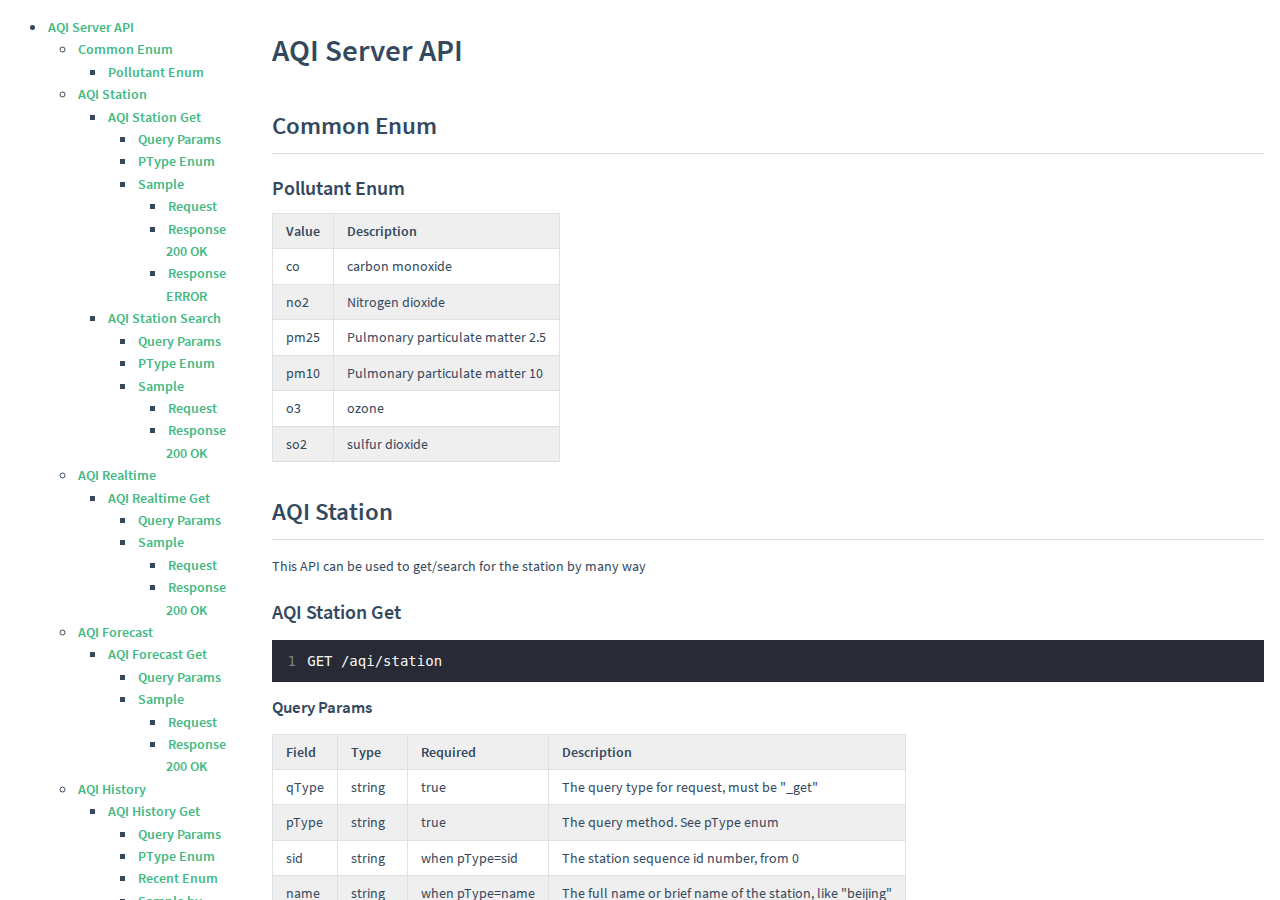
<file: assets/index.html>
<!DOCTYPE html>
<html lang="en">
<head>
    <meta charset="UTF-8">
    <meta name="viewport" content="width=device-width, initial-scale=1.0">
    <meta http-equiv="X-UA-Compatible" content="ie=edge">
    <title>Document</title>
    <link href="static/vue.css" rel="stylesheet">
</head>
<body>
<div style="float: left;width:20%;height:100vh;box-sizing: border-box;padding: 16px;overflow: scroll">
    <div><ul>
<li>
<a href="#aqi-server-api">AQI Server API</a><ul>
<li>
<a href="#common-enum">Common Enum</a><ul>
<li>
<a href="#pollutant-enum">Pollutant Enum</a></li>
</ul>
</li>
<li>
<a href="#aqi-station">AQI Station</a><ul>
<li>
<a href="#aqi-station-get">AQI Station Get</a><ul>
<li>
<a href="#query-params">Query Params</a></li>
<li>
<a href="#ptype-enum">PType Enum</a></li>
<li>
<a href="#sample">Sample</a><ul>
<li>
<a href="#request">Request</a></li>
<li>
<a href="#response-200-font-color2f5okfont">Response 200 OK</a></li>
<li>
<a href="#response-font-colorf22errorfont">Response ERROR</a></li>
</ul>
</li>
</ul>
</li>
<li>
<a href="#aqi-station-search">AQI Station Search</a><ul>
<li>
<a href="#query-params-1">Query Params</a></li>
<li>
<a href="#ptype-enum-1">PType Enum</a></li>
<li>
<a href="#sample-1">Sample</a><ul>
<li>
<a href="#request-1">Request</a></li>
<li>
<a href="#response-200-font-color2f5okfont-1">Response 200 OK</a></li>
</ul>
</li>
</ul>
</li>
</ul>
</li>
<li>
<a href="#aqi-realtime">AQI Realtime</a><ul>
<li>
<a href="#aqi-realtime-get">AQI Realtime Get</a><ul>
<li>
<a href="#query-params-2">Query Params</a></li>
<li>
<a href="#sample-2">Sample</a><ul>
<li>
<a href="#request-2">Request</a></li>
<li>
<a href="#response-200-font-color2f5okfont-2">Response 200 OK</a></li>
</ul>
</li>
</ul>
</li>
</ul>
</li>
<li>
<a href="#aqi-forecast">AQI Forecast</a><ul>
<li>
<a href="#aqi-forecast-get">AQI Forecast Get</a><ul>
<li>
<a href="#query-params-3">Query Params</a></li>
<li>
<a href="#sample-3">Sample</a><ul>
<li>
<a href="#request-3">Request</a></li>
<li>
<a href="#response-200-font-color2f5okfont-3">Response 200 OK</a></li>
</ul>
</li>
</ul>
</li>
</ul>
</li>
<li>
<a href="#aqi-history">AQI History</a><ul>
<li>
<a href="#aqi-history-get">AQI History Get</a><ul>
<li>
<a href="#query-params-4">Query Params</a></li>
<li>
<a href="#ptype-enum-2">PType Enum</a></li>
<li>
<a href="#recent-enum">Recent Enum</a></li>
<li>
<a href="#sample-by-range">Sample by Range</a><ul>
<li>
<a href="#request-4">Request</a></li>
<li>
<a href="#response-200-font-color2f5okfont-4">Response 200 OK</a></li>
</ul>
</li>
<li>
<a href="#sample-by-recent">Sample by Recent</a><ul>
<li>
<a href="#request-5">Request</a></li>
<li>
<a href="#response-200-font-color2f5okfont-5">Response 200 OK</a></li>
</ul>
</li>
</ul>
</li>
</ul>
</li>
<li>
<a href="#aqi-logo">AQI Logo</a><ul>
<li>
<a href="#aqi-station-logo-get">AQI Station Logo Get</a><ul>
<li>
<a href="#path-params">Path Params</a></li>
<li>
<a href="#sample-4">Sample</a><ul>
<li>
<a href="#request-6">Request</a></li>
</ul>
</li>
</ul>
</li>
</ul>
</li>
</ul>
</li>
</ul>
</div>
</div>
<div style="float: right;width:80%;height:100vh;box-sizing: border-box;padding: 16px;overflow: scroll;">
    <div><h1 id="aqi-server-api">AQI Server API</h1>
<h2 id="common-enum">Common Enum</h2>
<h3 id="pollutant-enum">Pollutant Enum</h3>
<table>
<thead>
<tr>
<th>Value</th>
<th>Description</th>
</tr>
</thead>
<tbody>
<tr>
<td>co</td>
<td>carbon monoxide</td>
</tr>
<tr>
<td>no2</td>
<td>Nitrogen dioxide</td>
</tr>
<tr>
<td>pm25</td>
<td>Pulmonary particulate matter 2.5</td>
</tr>
<tr>
<td>pm10</td>
<td>Pulmonary particulate matter 10</td>
</tr>
<tr>
<td>o3</td>
<td>ozone</td>
</tr>
<tr>
<td>so2</td>
<td>sulfur dioxide</td>
</tr>
</tbody>
</table>
<h2 id="aqi-station">AQI Station</h2>
<p>This API can be used to get/search for the station by many way</p>
<h3 id="aqi-station-get">AQI Station Get</h3>
<pre tabindex="0" style="color:#f8f8f2;background-color:#282a36;"><code><span style="display:flex;"><span style="white-space:pre;user-select:none;margin-right:0.4em;padding:0 0.4em 0 0.4em;color:#7f7f7f">1</span><span>GET /aqi/station
</span></span></code></pre><h4 id="query-params">Query Params</h4>
<table>
<thead>
<tr>
<th>Field</th>
<th>Type</th>
<th>Required</th>
<th align="left">Description</th>
</tr>
</thead>
<tbody>
<tr>
<td>qType</td>
<td>string</td>
<td>true</td>
<td align="left">The query type for request, must be &quot;_get&quot;</td>
</tr>
<tr>
<td>pType</td>
<td>string</td>
<td>true</td>
<td align="left">The query method. See pType enum</td>
</tr>
<tr>
<td>sid</td>
<td>string</td>
<td>when pType=sid</td>
<td align="left">The station sequence id number, from 0</td>
</tr>
<tr>
<td>name</td>
<td>string</td>
<td>when pType=name</td>
<td align="left">The full name or brief name of the station, like &quot;beijing&quot;</td>
</tr>
<tr>
<td>city</td>
<td>string</td>
<td>when pType=city</td>
<td align="left">The full name or brief name of a city, like &quot;beijing&quot;</td>
</tr>
<tr>
<td>ip</td>
<td>string</td>
<td>when pType=ip</td>
<td align="left">Can be ipv4/ipv6 like 192.168.1.1 or ipv6 address</td>
</tr>
<tr>
<td>lon</td>
<td>double</td>
<td>when pType=loc</td>
<td align="left">longitude, between -180 to 180 degree</td>
</tr>
<tr>
<td>lat</td>
<td>double</td>
<td>when pType=loc</td>
<td align="left">latitude, between -90 to 90 degree</td>
</tr>
</tbody>
</table>
<h4 id="ptype-enum">PType Enum</h4>
<table>
<thead>
<tr>
<th>Value</th>
<th>Description</th>
</tr>
</thead>
<tbody>
<tr>
<td>sid</td>
<td>station unique identify</td>
</tr>
<tr>
<td>name</td>
<td>station name</td>
</tr>
<tr>
<td>city</td>
<td>the city where station locate at</td>
</tr>
<tr>
<td>ip</td>
<td>get station by ip  address</td>
</tr>
<tr>
<td>loc</td>
<td>get station by longitude/latitude location</td>
</tr>
</tbody>
</table>
<h4 id="sample">Sample</h4>
<h5 id="request">Request</h5>
<pre tabindex="0" style="color:#f8f8f2;background-color:#282a36;"><code><span style="display:flex;"><span style="white-space:pre;user-select:none;margin-right:0.4em;padding:0 0.4em 0 0.4em;color:#7f7f7f">1</span><span>GET http://aqiserver/api/v1/aqi/station?qType=_get&amp;pType=sid&amp;sid=0
</span></span></code></pre><h5 id="response-200-font-color2f5okfont">Response 200 <font color=#2f5>OK</font></h5>
<pre tabindex="0" style="color:#f8f8f2;background-color:#282a36;"><code><span style="display:flex;"><span style="white-space:pre;user-select:none;margin-right:0.4em;padding:0 0.4em 0 0.4em;color:#7f7f7f"> 1</span><span>{
</span></span><span style="display:flex;"><span style="white-space:pre;user-select:none;margin-right:0.4em;padding:0 0.4em 0 0.4em;color:#7f7f7f"> 2</span><span>  <span style="color:#ff79c6">&#34;status&#34;</span>: <span style="color:#f1fa8c">&#34;OK&#34;</span>,
</span></span><span style="display:flex;"><span style="white-space:pre;user-select:none;margin-right:0.4em;padding:0 0.4em 0 0.4em;color:#7f7f7f"> 3</span><span>  <span style="color:#ff79c6">&#34;code&#34;</span>: <span style="color:#bd93f9">200</span>,
</span></span><span style="display:flex;"><span style="white-space:pre;user-select:none;margin-right:0.4em;padding:0 0.4em 0 0.4em;color:#7f7f7f"> 4</span><span>  <span style="color:#ff79c6">&#34;body&#34;</span>: {
</span></span><span style="display:flex;"><span style="white-space:pre;user-select:none;margin-right:0.4em;padding:0 0.4em 0 0.4em;color:#7f7f7f"> 5</span><span>    <span style="color:#ff79c6">&#34;sid&#34;</span>: <span style="color:#f1fa8c">&#34;0&#34;</span>, <span style="color:#6272a4">// the station sequence id number
</span></span></span><span style="display:flex;"><span style="white-space:pre;user-select:none;margin-right:0.4em;padding:0 0.4em 0 0.4em;color:#7f7f7f"> 6</span><span><span style="color:#6272a4"></span>    <span style="color:#ff79c6">&#34;idx&#34;</span>: <span style="color:#bd93f9">0</span>, <span style="color:#6272a4">// the station sequence id number
</span></span></span><span style="display:flex;"><span style="white-space:pre;user-select:none;margin-right:0.4em;padding:0 0.4em 0 0.4em;color:#7f7f7f"> 7</span><span><span style="color:#6272a4"></span>    <span style="color:#ff79c6">&#34;name&#34;</span>: <span style="color:#f1fa8c">&#34;Barrie, Ontario, Canada&#34;</span>, <span style="color:#6272a4">// the station name
</span></span></span><span style="display:flex;"><span style="white-space:pre;user-select:none;margin-right:0.4em;padding:0 0.4em 0 0.4em;color:#7f7f7f"> 8</span><span><span style="color:#6272a4"></span>    <span style="color:#ff79c6">&#34;loc&#34;</span>: {  <span style="color:#6272a4">// the station location coordinate
</span></span></span><span style="display:flex;"><span style="white-space:pre;user-select:none;margin-right:0.4em;padding:0 0.4em 0 0.4em;color:#7f7f7f"> 9</span><span><span style="color:#6272a4"></span>      <span style="color:#ff79c6">&#34;lon&#34;</span>: <span style="color:#bd93f9">-79.702306</span>,
</span></span><span style="display:flex;"><span style="white-space:pre;user-select:none;margin-right:0.4em;padding:0 0.4em 0 0.4em;color:#7f7f7f">10</span><span>      <span style="color:#ff79c6">&#34;lat&#34;</span>: <span style="color:#bd93f9">44.382361</span>
</span></span><span style="display:flex;"><span style="white-space:pre;user-select:none;margin-right:0.4em;padding:0 0.4em 0 0.4em;color:#7f7f7f">11</span><span>    },
</span></span><span style="display:flex;"><span style="white-space:pre;user-select:none;margin-right:0.4em;padding:0 0.4em 0 0.4em;color:#7f7f7f">12</span><span>    <span style="color:#ff79c6">&#34;up_time&#34;</span>: <span style="color:#bd93f9">1641445200000</span>, <span style="color:#6272a4">// the station update timestamp in utc
</span></span></span><span style="display:flex;"><span style="white-space:pre;user-select:none;margin-right:0.4em;padding:0 0.4em 0 0.4em;color:#7f7f7f">13</span><span><span style="color:#6272a4"></span>    <span style="color:#ff79c6">&#34;tms&#34;</span>: <span style="color:#f1fa8c">&#34;2022-01-06T00:00:00-05:00&#34;</span>, <span style="color:#6272a4">// the station update time in rfc2822 format
</span></span></span><span style="display:flex;"><span style="white-space:pre;user-select:none;margin-right:0.4em;padding:0 0.4em 0 0.4em;color:#7f7f7f">14</span><span><span style="color:#6272a4"></span>    <span style="color:#ff79c6">&#34;tz&#34;</span>: <span style="color:#f1fa8c">&#34;-05:00&#34;</span>, <span style="color:#6272a4">// the station update timezone
</span></span></span><span style="display:flex;"><span style="white-space:pre;user-select:none;margin-right:0.4em;padding:0 0.4em 0 0.4em;color:#7f7f7f">15</span><span><span style="color:#6272a4"></span>    <span style="color:#ff79c6">&#34;city_name&#34;</span>: <span style="color:#f1fa8c">&#34;CA:Ontario/Barrie&#34;</span>, <span style="color:#6272a4">// the city where station belongs
</span></span></span><span style="display:flex;"><span style="white-space:pre;user-select:none;margin-right:0.4em;padding:0 0.4em 0 0.4em;color:#7f7f7f">16</span><span><span style="color:#6272a4"></span>    <span style="color:#ff79c6">&#34;his_range&#34;</span>: <span style="color:#f1fa8c">&#34;2014-01~2021-12&#34;</span>, 
</span></span><span style="display:flex;"><span style="white-space:pre;user-select:none;margin-right:0.4em;padding:0 0.4em 0 0.4em;color:#7f7f7f">17</span><span>    <span style="color:#ff79c6">&#34;sources&#34;</span>: [ <span style="color:#6272a4">// the station metadata
</span></span></span><span style="display:flex;"><span style="white-space:pre;user-select:none;margin-right:0.4em;padding:0 0.4em 0 0.4em;color:#7f7f7f">18</span><span><span style="color:#6272a4"></span>      {
</span></span><span style="display:flex;"><span style="white-space:pre;user-select:none;margin-right:0.4em;padding:0 0.4em 0 0.4em;color:#7f7f7f">19</span><span>        <span style="color:#ff79c6">&#34;name&#34;</span>: <span style="color:#f1fa8c">&#34;Citizen Weather Observer Program (CWOP/APRS)&#34;</span>,
</span></span><span style="display:flex;"><span style="white-space:pre;user-select:none;margin-right:0.4em;padding:0 0.4em 0 0.4em;color:#7f7f7f">20</span><span>        <span style="color:#ff79c6">&#34;url&#34;</span>: <span style="color:#f1fa8c">&#34;http://wxqa.com/&#34;</span>,
</span></span><span style="display:flex;"><span style="white-space:pre;user-select:none;margin-right:0.4em;padding:0 0.4em 0 0.4em;color:#7f7f7f">21</span><span>        <span style="color:#ff79c6">&#34;pols&#34;</span>: [
</span></span><span style="display:flex;"><span style="white-space:pre;user-select:none;margin-right:0.4em;padding:0 0.4em 0 0.4em;color:#7f7f7f">22</span><span>          <span style="color:#f1fa8c">&#34;weather&#34;</span>
</span></span><span style="display:flex;"><span style="white-space:pre;user-select:none;margin-right:0.4em;padding:0 0.4em 0 0.4em;color:#7f7f7f">23</span><span>        ]
</span></span><span style="display:flex;"><span style="white-space:pre;user-select:none;margin-right:0.4em;padding:0 0.4em 0 0.4em;color:#7f7f7f">24</span><span>      },
</span></span><span style="display:flex;"><span style="white-space:pre;user-select:none;margin-right:0.4em;padding:0 0.4em 0 0.4em;color:#7f7f7f">25</span><span>      {
</span></span><span style="display:flex;"><span style="white-space:pre;user-select:none;margin-right:0.4em;padding:0 0.4em 0 0.4em;color:#7f7f7f">26</span><span>        <span style="color:#ff79c6">&#34;logo&#34;</span>: <span style="color:#f1fa8c">&#34;Ontario-Ministry-of-the-Environment-and-Climate-Change.png&#34;</span>,
</span></span><span style="display:flex;"><span style="white-space:pre;user-select:none;margin-right:0.4em;padding:0 0.4em 0 0.4em;color:#7f7f7f">27</span><span>        <span style="color:#ff79c6">&#34;name&#34;</span>: <span style="color:#f1fa8c">&#34;Air Quality Ontario - the Ontario Ministry of the Environment and Climate Change&#34;</span>,
</span></span><span style="display:flex;"><span style="white-space:pre;user-select:none;margin-right:0.4em;padding:0 0.4em 0 0.4em;color:#7f7f7f">28</span><span>        <span style="color:#ff79c6">&#34;url&#34;</span>: <span style="color:#f1fa8c">&#34;http://www.airqualityontario.com/&#34;</span>
</span></span><span style="display:flex;"><span style="white-space:pre;user-select:none;margin-right:0.4em;padding:0 0.4em 0 0.4em;color:#7f7f7f">29</span><span>      }
</span></span><span style="display:flex;"><span style="white-space:pre;user-select:none;margin-right:0.4em;padding:0 0.4em 0 0.4em;color:#7f7f7f">30</span><span>    ]
</span></span><span style="display:flex;"><span style="white-space:pre;user-select:none;margin-right:0.4em;padding:0 0.4em 0 0.4em;color:#7f7f7f">31</span><span>  },
</span></span><span style="display:flex;"><span style="white-space:pre;user-select:none;margin-right:0.4em;padding:0 0.4em 0 0.4em;color:#7f7f7f">32</span><span>  <span style="color:#ff79c6">&#34;msg&#34;</span>: <span style="color:#f1fa8c">&#34;Success&#34;</span>,
</span></span><span style="display:flex;"><span style="white-space:pre;user-select:none;margin-right:0.4em;padding:0 0.4em 0 0.4em;color:#7f7f7f">33</span><span>  <span style="color:#ff79c6">&#34;time&#34;</span>: <span style="color:#bd93f9">1641448426986</span>
</span></span><span style="display:flex;"><span style="white-space:pre;user-select:none;margin-right:0.4em;padding:0 0.4em 0 0.4em;color:#7f7f7f">34</span><span>}
</span></span></code></pre><h5 id="response-font-colorf22errorfont">Response <font color=#f22>ERROR</font></h5>
<pre tabindex="0" style="color:#f8f8f2;background-color:#282a36;"><code><span style="display:flex;"><span style="white-space:pre;user-select:none;margin-right:0.4em;padding:0 0.4em 0 0.4em;color:#7f7f7f"> 1</span><span>{
</span></span><span style="display:flex;"><span style="white-space:pre;user-select:none;margin-right:0.4em;padding:0 0.4em 0 0.4em;color:#7f7f7f"> 2</span><span>  <span style="color:#ff79c6">&#34;status&#34;</span>: <span style="color:#f1fa8c">&#34;Bad Request&#34;</span>,
</span></span><span style="display:flex;"><span style="white-space:pre;user-select:none;margin-right:0.4em;padding:0 0.4em 0 0.4em;color:#7f7f7f"> 3</span><span>  <span style="color:#ff79c6">&#34;code&#34;</span>: <span style="color:#bd93f9">400</span>,
</span></span><span style="display:flex;"><span style="white-space:pre;user-select:none;margin-right:0.4em;padding:0 0.4em 0 0.4em;color:#7f7f7f"> 4</span><span>  <span style="color:#ff79c6">&#34;body&#34;</span>: [
</span></span><span style="display:flex;"><span style="white-space:pre;user-select:none;margin-right:0.4em;padding:0 0.4em 0 0.4em;color:#7f7f7f"> 5</span><span>    {
</span></span><span style="display:flex;"><span style="white-space:pre;user-select:none;margin-right:0.4em;padding:0 0.4em 0 0.4em;color:#7f7f7f"> 6</span><span>      <span style="color:#ff79c6">&#34;FailedField&#34;</span>: <span style="color:#f1fa8c">&#34;StationGetRequest.Sid&#34;</span>,
</span></span><span style="display:flex;"><span style="white-space:pre;user-select:none;margin-right:0.4em;padding:0 0.4em 0 0.4em;color:#7f7f7f"> 7</span><span>      <span style="color:#ff79c6">&#34;Rule&#34;</span>: <span style="color:#f1fa8c">&#34;number&#34;</span>,
</span></span><span style="display:flex;"><span style="white-space:pre;user-select:none;margin-right:0.4em;padding:0 0.4em 0 0.4em;color:#7f7f7f"> 8</span><span>      <span style="color:#ff79c6">&#34;ErrValue&#34;</span>: <span style="color:#f1fa8c">&#34;-1&#34;</span>
</span></span><span style="display:flex;"><span style="white-space:pre;user-select:none;margin-right:0.4em;padding:0 0.4em 0 0.4em;color:#7f7f7f"> 9</span><span>    }
</span></span><span style="display:flex;"><span style="white-space:pre;user-select:none;margin-right:0.4em;padding:0 0.4em 0 0.4em;color:#7f7f7f">10</span><span>  ],
</span></span><span style="display:flex;"><span style="white-space:pre;user-select:none;margin-right:0.4em;padding:0 0.4em 0 0.4em;color:#7f7f7f">11</span><span>  <span style="color:#ff79c6">&#34;msg&#34;</span>: <span style="color:#f1fa8c">&#34;&#34;</span>,
</span></span><span style="display:flex;"><span style="white-space:pre;user-select:none;margin-right:0.4em;padding:0 0.4em 0 0.4em;color:#7f7f7f">12</span><span>  <span style="color:#ff79c6">&#34;time&#34;</span>: <span style="color:#bd93f9">1641360974723</span>
</span></span><span style="display:flex;"><span style="white-space:pre;user-select:none;margin-right:0.4em;padding:0 0.4em 0 0.4em;color:#7f7f7f">13</span><span>}
</span></span><span style="display:flex;"><span style="white-space:pre;user-select:none;margin-right:0.4em;padding:0 0.4em 0 0.4em;color:#7f7f7f">14</span><span>
</span></span></code></pre><h3 id="aqi-station-search">AQI Station Search</h3>
<pre tabindex="0" style="color:#f8f8f2;background-color:#282a36;"><code><span style="display:flex;"><span style="white-space:pre;user-select:none;margin-right:0.4em;padding:0 0.4em 0 0.4em;color:#7f7f7f">1</span><span>GET /aqi/stations
</span></span></code></pre><h4 id="query-params-1">Query Params</h4>
<table>
<thead>
<tr>
<th>Field</th>
<th>Type</th>
<th>Required</th>
<th align="left">Description</th>
</tr>
</thead>
<tbody>
<tr>
<td>qType</td>
<td>string</td>
<td>true</td>
<td align="left">The query type for request, must be &quot;_search&quot;</td>
</tr>
<tr>
<td>pType</td>
<td>string</td>
<td>true</td>
<td align="left">The query method. See pType enum</td>
</tr>
<tr>
<td>size</td>
<td>int</td>
<td>true</td>
<td align="left">size of stations in response, maximum support 10000</td>
</tr>
<tr>
<td>name</td>
<td>string</td>
<td>when pType=name</td>
<td align="left">The full name or brief name of the station, like &quot;beijing&quot;</td>
</tr>
<tr>
<td>city</td>
<td>string</td>
<td>when pType=city</td>
<td align="left">The full name or brief name of a city, like &quot;beijing&quot;</td>
</tr>
<tr>
<td>topLeft</td>
<td>[]double</td>
<td>when pType=area</td>
<td align="left">The bound top left corner lon/lat coordinate like 80,39</td>
</tr>
<tr>
<td>bottomRight</td>
<td>[]double</td>
<td>when pType=area</td>
<td align="left">The bound bottom right corner lon/lat coordinate like 80,39</td>
</tr>
<tr>
<td>center</td>
<td>[]double</td>
<td>when pType=radius</td>
<td align="left">The center of cycle area lon/lat coordinate like 80,39</td>
</tr>
<tr>
<td>radius</td>
<td>double</td>
<td>when pType=radius</td>
<td align="left">The radius of cycle area to search, maximum support 10000</td>
</tr>
<tr>
<td>unit</td>
<td>string</td>
<td>when pType=radius</td>
<td align="left">The unit of radius, must be one of kilometers miles meters</td>
</tr>
</tbody>
</table>
<h4 id="ptype-enum-1">PType Enum</h4>
<table>
<thead>
<tr>
<th>Value</th>
<th>Description</th>
</tr>
</thead>
<tbody>
<tr>
<td>name</td>
<td>search stations name</td>
</tr>
<tr>
<td>city</td>
<td>search stations by city</td>
</tr>
<tr>
<td>area</td>
<td>search stations by envelope</td>
</tr>
<tr>
<td>radius</td>
<td>search stations by cycle</td>
</tr>
</tbody>
</table>
<h4 id="sample-1">Sample</h4>
<h5 id="request-1">Request</h5>
<pre tabindex="0" style="color:#f8f8f2;background-color:#282a36;"><code><span style="display:flex;"><span style="white-space:pre;user-select:none;margin-right:0.4em;padding:0 0.4em 0 0.4em;color:#7f7f7f">1</span><span>GET http://aqiserver/api/v1/aqi/stations?qType=_search&amp;pType=name&amp;size=1&amp;name=beijing
</span></span></code></pre><h5 id="response-200-font-color2f5okfont-1">Response 200 <font color=#2f5>OK</font></h5>
<pre tabindex="0" style="color:#f8f8f2;background-color:#282a36;"><code><span style="display:flex;"><span style="white-space:pre;user-select:none;margin-right:0.4em;padding:0 0.4em 0 0.4em;color:#7f7f7f"> 1</span><span>{
</span></span><span style="display:flex;"><span style="white-space:pre;user-select:none;margin-right:0.4em;padding:0 0.4em 0 0.4em;color:#7f7f7f"> 2</span><span>  <span style="color:#ff79c6">&#34;status&#34;</span>: <span style="color:#f1fa8c">&#34;OK&#34;</span>,
</span></span><span style="display:flex;"><span style="white-space:pre;user-select:none;margin-right:0.4em;padding:0 0.4em 0 0.4em;color:#7f7f7f"> 3</span><span>  <span style="color:#ff79c6">&#34;code&#34;</span>: <span style="color:#bd93f9">200</span>,
</span></span><span style="display:flex;"><span style="white-space:pre;user-select:none;margin-right:0.4em;padding:0 0.4em 0 0.4em;color:#7f7f7f"> 4</span><span>  <span style="color:#ff79c6">&#34;body&#34;</span>: [
</span></span><span style="display:flex;"><span style="white-space:pre;user-select:none;margin-right:0.4em;padding:0 0.4em 0 0.4em;color:#7f7f7f"> 5</span><span>    {
</span></span><span style="display:flex;"><span style="white-space:pre;user-select:none;margin-right:0.4em;padding:0 0.4em 0 0.4em;color:#7f7f7f"> 6</span><span>      <span style="color:#ff79c6">&#34;sid&#34;</span>: <span style="color:#f1fa8c">&#34;1451&#34;</span>,
</span></span><span style="display:flex;"><span style="white-space:pre;user-select:none;margin-right:0.4em;padding:0 0.4em 0 0.4em;color:#7f7f7f"> 7</span><span>      <span style="color:#ff79c6">&#34;idx&#34;</span>: <span style="color:#bd93f9">1451</span>,
</span></span><span style="display:flex;"><span style="white-space:pre;user-select:none;margin-right:0.4em;padding:0 0.4em 0 0.4em;color:#7f7f7f"> 8</span><span>      <span style="color:#ff79c6">&#34;name&#34;</span>: <span style="color:#f1fa8c">&#34;Beijing (北京)&#34;</span>,
</span></span><span style="display:flex;"><span style="white-space:pre;user-select:none;margin-right:0.4em;padding:0 0.4em 0 0.4em;color:#7f7f7f"> 9</span><span>      <span style="color:#ff79c6">&#34;loc&#34;</span>: {
</span></span><span style="display:flex;"><span style="white-space:pre;user-select:none;margin-right:0.4em;padding:0 0.4em 0 0.4em;color:#7f7f7f">10</span><span>        <span style="color:#ff79c6">&#34;lon&#34;</span>: <span style="color:#bd93f9">116.468117</span>,
</span></span><span style="display:flex;"><span style="white-space:pre;user-select:none;margin-right:0.4em;padding:0 0.4em 0 0.4em;color:#7f7f7f">11</span><span>        <span style="color:#ff79c6">&#34;lat&#34;</span>: <span style="color:#bd93f9">39.954592</span>
</span></span><span style="display:flex;"><span style="white-space:pre;user-select:none;margin-right:0.4em;padding:0 0.4em 0 0.4em;color:#7f7f7f">12</span><span>      },
</span></span><span style="display:flex;"><span style="white-space:pre;user-select:none;margin-right:0.4em;padding:0 0.4em 0 0.4em;color:#7f7f7f">13</span><span>      <span style="color:#ff79c6">&#34;up_time&#34;</span>: <span style="color:#bd93f9">1641445200000</span>,
</span></span><span style="display:flex;"><span style="white-space:pre;user-select:none;margin-right:0.4em;padding:0 0.4em 0 0.4em;color:#7f7f7f">14</span><span>      <span style="color:#ff79c6">&#34;tms&#34;</span>: <span style="color:#f1fa8c">&#34;2022-01-06T13:00:00+08:00&#34;</span>,
</span></span><span style="display:flex;"><span style="white-space:pre;user-select:none;margin-right:0.4em;padding:0 0.4em 0 0.4em;color:#7f7f7f">15</span><span>      <span style="color:#ff79c6">&#34;tz&#34;</span>: <span style="color:#f1fa8c">&#34;+08:00&#34;</span>,
</span></span><span style="display:flex;"><span style="white-space:pre;user-select:none;margin-right:0.4em;padding:0 0.4em 0 0.4em;color:#7f7f7f">16</span><span>      <span style="color:#ff79c6">&#34;city_name&#34;</span>: <span style="color:#f1fa8c">&#34;Beijing&#34;</span>,
</span></span><span style="display:flex;"><span style="white-space:pre;user-select:none;margin-right:0.4em;padding:0 0.4em 0 0.4em;color:#7f7f7f">17</span><span>      <span style="color:#ff79c6">&#34;his_range&#34;</span>: <span style="color:#f1fa8c">&#34;2014-01~2021-12&#34;</span>,
</span></span><span style="display:flex;"><span style="white-space:pre;user-select:none;margin-right:0.4em;padding:0 0.4em 0 0.4em;color:#7f7f7f">18</span><span>      <span style="color:#ff79c6">&#34;sources&#34;</span>: [
</span></span><span style="display:flex;"><span style="white-space:pre;user-select:none;margin-right:0.4em;padding:0 0.4em 0 0.4em;color:#7f7f7f">19</span><span>        {
</span></span><span style="display:flex;"><span style="white-space:pre;user-select:none;margin-right:0.4em;padding:0 0.4em 0 0.4em;color:#7f7f7f">20</span><span>          <span style="color:#ff79c6">&#34;name&#34;</span>: <span style="color:#f1fa8c">&#34;Citizen Weather Observer Program (CWOP/APRS)&#34;</span>,
</span></span><span style="display:flex;"><span style="white-space:pre;user-select:none;margin-right:0.4em;padding:0 0.4em 0 0.4em;color:#7f7f7f">21</span><span>          <span style="color:#ff79c6">&#34;url&#34;</span>: <span style="color:#f1fa8c">&#34;http://wxqa.com/&#34;</span>,
</span></span><span style="display:flex;"><span style="white-space:pre;user-select:none;margin-right:0.4em;padding:0 0.4em 0 0.4em;color:#7f7f7f">22</span><span>          <span style="color:#ff79c6">&#34;pols&#34;</span>: [
</span></span><span style="display:flex;"><span style="white-space:pre;user-select:none;margin-right:0.4em;padding:0 0.4em 0 0.4em;color:#7f7f7f">23</span><span>            <span style="color:#f1fa8c">&#34;weather&#34;</span>
</span></span><span style="display:flex;"><span style="white-space:pre;user-select:none;margin-right:0.4em;padding:0 0.4em 0 0.4em;color:#7f7f7f">24</span><span>          ]
</span></span><span style="display:flex;"><span style="white-space:pre;user-select:none;margin-right:0.4em;padding:0 0.4em 0 0.4em;color:#7f7f7f">25</span><span>        },
</span></span><span style="display:flex;"><span style="white-space:pre;user-select:none;margin-right:0.4em;padding:0 0.4em 0 0.4em;color:#7f7f7f">26</span><span>        {
</span></span><span style="display:flex;"><span style="white-space:pre;user-select:none;margin-right:0.4em;padding:0 0.4em 0 0.4em;color:#7f7f7f">27</span><span>          <span style="color:#ff79c6">&#34;name&#34;</span>: <span style="color:#f1fa8c">&#34;Beijing Environmental Protection Monitoring Center (北京市环境保护监测中心)&#34;</span>,
</span></span><span style="display:flex;"><span style="white-space:pre;user-select:none;margin-right:0.4em;padding:0 0.4em 0 0.4em;color:#7f7f7f">28</span><span>          <span style="color:#ff79c6">&#34;url&#34;</span>: <span style="color:#f1fa8c">&#34;http://www.bjmemc.com.cn/&#34;</span>
</span></span><span style="display:flex;"><span style="white-space:pre;user-select:none;margin-right:0.4em;padding:0 0.4em 0 0.4em;color:#7f7f7f">29</span><span>        }
</span></span><span style="display:flex;"><span style="white-space:pre;user-select:none;margin-right:0.4em;padding:0 0.4em 0 0.4em;color:#7f7f7f">30</span><span>      ]
</span></span><span style="display:flex;"><span style="white-space:pre;user-select:none;margin-right:0.4em;padding:0 0.4em 0 0.4em;color:#7f7f7f">31</span><span>    }
</span></span><span style="display:flex;"><span style="white-space:pre;user-select:none;margin-right:0.4em;padding:0 0.4em 0 0.4em;color:#7f7f7f">32</span><span>  ],
</span></span><span style="display:flex;"><span style="white-space:pre;user-select:none;margin-right:0.4em;padding:0 0.4em 0 0.4em;color:#7f7f7f">33</span><span>  <span style="color:#ff79c6">&#34;msg&#34;</span>: <span style="color:#f1fa8c">&#34;Success&#34;</span>,
</span></span><span style="display:flex;"><span style="white-space:pre;user-select:none;margin-right:0.4em;padding:0 0.4em 0 0.4em;color:#7f7f7f">34</span><span>  <span style="color:#ff79c6">&#34;time&#34;</span>: <span style="color:#bd93f9">1641453247827</span>
</span></span><span style="display:flex;"><span style="white-space:pre;user-select:none;margin-right:0.4em;padding:0 0.4em 0 0.4em;color:#7f7f7f">35</span><span>}
</span></span></code></pre><h2 id="aqi-realtime">AQI Realtime</h2>
<h3 id="aqi-realtime-get">AQI Realtime Get</h3>
<pre tabindex="0" style="color:#f8f8f2;background-color:#282a36;"><code><span style="display:flex;"><span style="white-space:pre;user-select:none;margin-right:0.4em;padding:0 0.4em 0 0.4em;color:#7f7f7f">1</span><span>GET /aqi/realtime
</span></span></code></pre><h4 id="query-params-2">Query Params</h4>
<table>
<thead>
<tr>
<th>Field</th>
<th>Type</th>
<th>Required</th>
<th align="left">Description</th>
</tr>
</thead>
<tbody>
<tr>
<td>qType</td>
<td>string</td>
<td>true</td>
<td align="left">The query type for request, must be &quot;_get&quot;</td>
</tr>
<tr>
<td>pType</td>
<td>string</td>
<td>true</td>
<td align="left">The query method, must be one of all/single means all pollutants or single pollutant</td>
</tr>
<tr>
<td>sid</td>
<td>string</td>
<td>true</td>
<td align="left">The station sequence id number, from 0</td>
</tr>
<tr>
<td>pol</td>
<td>string</td>
<td>when pType=single</td>
<td align="left">The pollutant type want to get. See Pollutant Enum</td>
</tr>
</tbody>
</table>
<h4 id="sample-2">Sample</h4>
<h5 id="request-2">Request</h5>
<pre tabindex="0" style="color:#f8f8f2;background-color:#282a36;"><code><span style="display:flex;"><span style="white-space:pre;user-select:none;margin-right:0.4em;padding:0 0.4em 0 0.4em;color:#7f7f7f">1</span><span>GET http://aqiserver/api/v1/aqi/realtime?qType=_get&amp;pType=all&amp;sid=0
</span></span></code></pre><h5 id="response-200-font-color2f5okfont-2">Response 200 <font color=#2f5>OK</font></h5>
<pre tabindex="0" style="color:#f8f8f2;background-color:#282a36;"><code><span style="display:flex;"><span style="white-space:pre;user-select:none;margin-right:0.4em;padding:0 0.4em 0 0.4em;color:#7f7f7f"> 1</span><span>{
</span></span><span style="display:flex;"><span style="white-space:pre;user-select:none;margin-right:0.4em;padding:0 0.4em 0 0.4em;color:#7f7f7f"> 2</span><span>  <span style="color:#ff79c6">&#34;status&#34;</span>: <span style="color:#f1fa8c">&#34;OK&#34;</span>,
</span></span><span style="display:flex;"><span style="white-space:pre;user-select:none;margin-right:0.4em;padding:0 0.4em 0 0.4em;color:#7f7f7f"> 3</span><span>  <span style="color:#ff79c6">&#34;code&#34;</span>: <span style="color:#bd93f9">200</span>,
</span></span><span style="display:flex;"><span style="white-space:pre;user-select:none;margin-right:0.4em;padding:0 0.4em 0 0.4em;color:#7f7f7f"> 4</span><span>  <span style="color:#ff79c6">&#34;body&#34;</span>: {
</span></span><span style="display:flex;"><span style="white-space:pre;user-select:none;margin-right:0.4em;padding:0 0.4em 0 0.4em;color:#7f7f7f"> 5</span><span>    <span style="color:#ff79c6">&#34;idx&#34;</span>: <span style="color:#bd93f9">0</span>,
</span></span><span style="display:flex;"><span style="white-space:pre;user-select:none;margin-right:0.4em;padding:0 0.4em 0 0.4em;color:#7f7f7f"> 6</span><span>    <span style="color:#ff79c6">&#34;sid&#34;</span>: <span style="color:#f1fa8c">&#34;0&#34;</span>,
</span></span><span style="display:flex;"><span style="white-space:pre;user-select:none;margin-right:0.4em;padding:0 0.4em 0 0.4em;color:#7f7f7f"> 7</span><span>    <span style="color:#ff79c6">&#34;name&#34;</span>: <span style="color:#f1fa8c">&#34;Barrie, Ontario, Canada&#34;</span>,
</span></span><span style="display:flex;"><span style="white-space:pre;user-select:none;margin-right:0.4em;padding:0 0.4em 0 0.4em;color:#7f7f7f"> 8</span><span>    <span style="color:#ff79c6">&#34;loc&#34;</span>: {
</span></span><span style="display:flex;"><span style="white-space:pre;user-select:none;margin-right:0.4em;padding:0 0.4em 0 0.4em;color:#7f7f7f"> 9</span><span>      <span style="color:#ff79c6">&#34;lon&#34;</span>: <span style="color:#bd93f9">-79.702306</span>,
</span></span><span style="display:flex;"><span style="white-space:pre;user-select:none;margin-right:0.4em;padding:0 0.4em 0 0.4em;color:#7f7f7f">10</span><span>      <span style="color:#ff79c6">&#34;lat&#34;</span>: <span style="color:#bd93f9">44.382361</span>
</span></span><span style="display:flex;"><span style="white-space:pre;user-select:none;margin-right:0.4em;padding:0 0.4em 0 0.4em;color:#7f7f7f">11</span><span>    },
</span></span><span style="display:flex;"><span style="white-space:pre;user-select:none;margin-right:0.4em;padding:0 0.4em 0 0.4em;color:#7f7f7f">12</span><span>    <span style="color:#ff79c6">&#34;city_name&#34;</span>: <span style="color:#f1fa8c">&#34;CA:Ontario/Barrie&#34;</span>,
</span></span><span style="display:flex;"><span style="white-space:pre;user-select:none;margin-right:0.4em;padding:0 0.4em 0 0.4em;color:#7f7f7f">13</span><span>    <span style="color:#ff79c6">&#34;realtime&#34;</span>: [
</span></span><span style="display:flex;"><span style="white-space:pre;user-select:none;margin-right:0.4em;padding:0 0.4em 0 0.4em;color:#7f7f7f">14</span><span>      {
</span></span><span style="display:flex;"><span style="white-space:pre;user-select:none;margin-right:0.4em;padding:0 0.4em 0 0.4em;color:#7f7f7f">15</span><span>        <span style="color:#ff79c6">&#34;pol&#34;</span>: <span style="color:#f1fa8c">&#34;o3&#34;</span>, <span style="color:#6272a4">// pollutant type
</span></span></span><span style="display:flex;"><span style="white-space:pre;user-select:none;margin-right:0.4em;padding:0 0.4em 0 0.4em;color:#7f7f7f">16</span><span><span style="color:#6272a4"></span>        <span style="color:#ff79c6">&#34;data&#34;</span>: <span style="color:#bd93f9">17.6</span> <span style="color:#6272a4">// value
</span></span></span><span style="display:flex;"><span style="white-space:pre;user-select:none;margin-right:0.4em;padding:0 0.4em 0 0.4em;color:#7f7f7f">17</span><span><span style="color:#6272a4"></span>      },
</span></span><span style="display:flex;"><span style="white-space:pre;user-select:none;margin-right:0.4em;padding:0 0.4em 0 0.4em;color:#7f7f7f">18</span><span>      {
</span></span><span style="display:flex;"><span style="white-space:pre;user-select:none;margin-right:0.4em;padding:0 0.4em 0 0.4em;color:#7f7f7f">19</span><span>        <span style="color:#ff79c6">&#34;pol&#34;</span>: <span style="color:#f1fa8c">&#34;no2&#34;</span>,
</span></span><span style="display:flex;"><span style="white-space:pre;user-select:none;margin-right:0.4em;padding:0 0.4em 0 0.4em;color:#7f7f7f">20</span><span>        <span style="color:#ff79c6">&#34;data&#34;</span>: <span style="color:#bd93f9">3.4</span>
</span></span><span style="display:flex;"><span style="white-space:pre;user-select:none;margin-right:0.4em;padding:0 0.4em 0 0.4em;color:#7f7f7f">21</span><span>      },
</span></span><span style="display:flex;"><span style="white-space:pre;user-select:none;margin-right:0.4em;padding:0 0.4em 0 0.4em;color:#7f7f7f">22</span><span>      {
</span></span><span style="display:flex;"><span style="white-space:pre;user-select:none;margin-right:0.4em;padding:0 0.4em 0 0.4em;color:#7f7f7f">23</span><span>        <span style="color:#ff79c6">&#34;pol&#34;</span>: <span style="color:#f1fa8c">&#34;pm25&#34;</span>,
</span></span><span style="display:flex;"><span style="white-space:pre;user-select:none;margin-right:0.4em;padding:0 0.4em 0 0.4em;color:#7f7f7f">24</span><span>        <span style="color:#ff79c6">&#34;data&#34;</span>: <span style="color:#bd93f9">25</span>
</span></span><span style="display:flex;"><span style="white-space:pre;user-select:none;margin-right:0.4em;padding:0 0.4em 0 0.4em;color:#7f7f7f">25</span><span>      },
</span></span><span style="display:flex;"><span style="white-space:pre;user-select:none;margin-right:0.4em;padding:0 0.4em 0 0.4em;color:#7f7f7f">26</span><span>      {
</span></span><span style="display:flex;"><span style="white-space:pre;user-select:none;margin-right:0.4em;padding:0 0.4em 0 0.4em;color:#7f7f7f">27</span><span>        <span style="color:#ff79c6">&#34;pol&#34;</span>: <span style="color:#f1fa8c">&#34;so2&#34;</span>,
</span></span><span style="display:flex;"><span style="white-space:pre;user-select:none;margin-right:0.4em;padding:0 0.4em 0 0.4em;color:#7f7f7f">28</span><span>        <span style="color:#ff79c6">&#34;data&#34;</span>: <span style="color:#bd93f9">0.2</span>
</span></span><span style="display:flex;"><span style="white-space:pre;user-select:none;margin-right:0.4em;padding:0 0.4em 0 0.4em;color:#7f7f7f">29</span><span>      }
</span></span><span style="display:flex;"><span style="white-space:pre;user-select:none;margin-right:0.4em;padding:0 0.4em 0 0.4em;color:#7f7f7f">30</span><span>    ],
</span></span><span style="display:flex;"><span style="white-space:pre;user-select:none;margin-right:0.4em;padding:0 0.4em 0 0.4em;color:#7f7f7f">31</span><span>    <span style="color:#ff79c6">&#34;tz&#34;</span>: <span style="color:#f1fa8c">&#34;-05:00&#34;</span>,
</span></span><span style="display:flex;"><span style="white-space:pre;user-select:none;margin-right:0.4em;padding:0 0.4em 0 0.4em;color:#7f7f7f">32</span><span>    <span style="color:#ff79c6">&#34;tm&#34;</span>: <span style="color:#bd93f9">1641445200000</span>, <span style="color:#6272a4">//  pollutant value last update timestamp in utc
</span></span></span><span style="display:flex;"><span style="white-space:pre;user-select:none;margin-right:0.4em;padding:0 0.4em 0 0.4em;color:#7f7f7f">33</span><span><span style="color:#6272a4"></span>    <span style="color:#ff79c6">&#34;tms&#34;</span>: <span style="color:#f1fa8c">&#34;2022-01-06T00:00:00-05:00&#34;</span> <span style="color:#6272a4">// last update time in rfc2822 format
</span></span></span><span style="display:flex;"><span style="white-space:pre;user-select:none;margin-right:0.4em;padding:0 0.4em 0 0.4em;color:#7f7f7f">34</span><span><span style="color:#6272a4"></span>  },
</span></span><span style="display:flex;"><span style="white-space:pre;user-select:none;margin-right:0.4em;padding:0 0.4em 0 0.4em;color:#7f7f7f">35</span><span>  <span style="color:#ff79c6">&#34;msg&#34;</span>: <span style="color:#f1fa8c">&#34;Success&#34;</span>,
</span></span><span style="display:flex;"><span style="white-space:pre;user-select:none;margin-right:0.4em;padding:0 0.4em 0 0.4em;color:#7f7f7f">36</span><span>  <span style="color:#ff79c6">&#34;time&#34;</span>: <span style="color:#bd93f9">1641455505471</span>
</span></span><span style="display:flex;"><span style="white-space:pre;user-select:none;margin-right:0.4em;padding:0 0.4em 0 0.4em;color:#7f7f7f">37</span><span>}
</span></span></code></pre><h2 id="aqi-forecast">AQI Forecast</h2>
<h3 id="aqi-forecast-get">AQI Forecast Get</h3>
<pre tabindex="0" style="color:#f8f8f2;background-color:#282a36;"><code><span style="display:flex;"><span style="white-space:pre;user-select:none;margin-right:0.4em;padding:0 0.4em 0 0.4em;color:#7f7f7f">1</span><span>GET /aqi/forecast
</span></span></code></pre><h4 id="query-params-3">Query Params</h4>
<table>
<thead>
<tr>
<th>Field</th>
<th>Type</th>
<th>Required</th>
<th align="left">Description</th>
</tr>
</thead>
<tbody>
<tr>
<td>qType</td>
<td>string</td>
<td>true</td>
<td align="left">The query type for request, must be &quot;_get&quot;</td>
</tr>
<tr>
<td>pType</td>
<td>string</td>
<td>true</td>
<td align="left">The query method, must be one of all/single means all pollutants or single pollutant</td>
</tr>
<tr>
<td>sid</td>
<td>string</td>
<td>true</td>
<td align="left">The station sequence id number, from 0</td>
</tr>
<tr>
<td>pol</td>
<td>string</td>
<td>when pType=single</td>
<td align="left">The pollutant type want to get. See Pollutant Enum</td>
</tr>
</tbody>
</table>
<h4 id="sample-3">Sample</h4>
<h5 id="request-3">Request</h5>
<pre tabindex="0" style="color:#f8f8f2;background-color:#282a36;"><code><span style="display:flex;"><span style="white-space:pre;user-select:none;margin-right:0.4em;padding:0 0.4em 0 0.4em;color:#7f7f7f">1</span><span>GET http://aqiserver/api/v1/aqi/forecast?qType=_get&amp;pType=single&amp;sid=0&amp;pol=pm25
</span></span></code></pre><h5 id="response-200-font-color2f5okfont-3">Response 200 <font color=#2f5>OK</font></h5>
<pre tabindex="0" style="color:#f8f8f2;background-color:#282a36;"><code><span style="display:flex;"><span style="white-space:pre;user-select:none;margin-right:0.4em;padding:0 0.4em 0 0.4em;color:#7f7f7f"> 1</span><span>{
</span></span><span style="display:flex;"><span style="white-space:pre;user-select:none;margin-right:0.4em;padding:0 0.4em 0 0.4em;color:#7f7f7f"> 2</span><span>  <span style="color:#ff79c6">&#34;status&#34;</span>: <span style="color:#f1fa8c">&#34;OK&#34;</span>,
</span></span><span style="display:flex;"><span style="white-space:pre;user-select:none;margin-right:0.4em;padding:0 0.4em 0 0.4em;color:#7f7f7f"> 3</span><span>  <span style="color:#ff79c6">&#34;code&#34;</span>: <span style="color:#bd93f9">200</span>,
</span></span><span style="display:flex;"><span style="white-space:pre;user-select:none;margin-right:0.4em;padding:0 0.4em 0 0.4em;color:#7f7f7f"> 4</span><span>  <span style="color:#ff79c6">&#34;body&#34;</span>: {
</span></span><span style="display:flex;"><span style="white-space:pre;user-select:none;margin-right:0.4em;padding:0 0.4em 0 0.4em;color:#7f7f7f"> 5</span><span>    <span style="color:#ff79c6">&#34;idx&#34;</span>: <span style="color:#bd93f9">0</span>,
</span></span><span style="display:flex;"><span style="white-space:pre;user-select:none;margin-right:0.4em;padding:0 0.4em 0 0.4em;color:#7f7f7f"> 6</span><span>    <span style="color:#ff79c6">&#34;sid&#34;</span>: <span style="color:#f1fa8c">&#34;0&#34;</span>,
</span></span><span style="display:flex;"><span style="white-space:pre;user-select:none;margin-right:0.4em;padding:0 0.4em 0 0.4em;color:#7f7f7f"> 7</span><span>    <span style="color:#ff79c6">&#34;name&#34;</span>: <span style="color:#f1fa8c">&#34;Barrie, Ontario, Canada&#34;</span>,
</span></span><span style="display:flex;"><span style="white-space:pre;user-select:none;margin-right:0.4em;padding:0 0.4em 0 0.4em;color:#7f7f7f"> 8</span><span>    <span style="color:#ff79c6">&#34;loc&#34;</span>: {
</span></span><span style="display:flex;"><span style="white-space:pre;user-select:none;margin-right:0.4em;padding:0 0.4em 0 0.4em;color:#7f7f7f"> 9</span><span>      <span style="color:#ff79c6">&#34;lon&#34;</span>: <span style="color:#bd93f9">-79.702306</span>,
</span></span><span style="display:flex;"><span style="white-space:pre;user-select:none;margin-right:0.4em;padding:0 0.4em 0 0.4em;color:#7f7f7f">10</span><span>      <span style="color:#ff79c6">&#34;lat&#34;</span>: <span style="color:#bd93f9">44.382361</span>
</span></span><span style="display:flex;"><span style="white-space:pre;user-select:none;margin-right:0.4em;padding:0 0.4em 0 0.4em;color:#7f7f7f">11</span><span>    },
</span></span><span style="display:flex;"><span style="white-space:pre;user-select:none;margin-right:0.4em;padding:0 0.4em 0 0.4em;color:#7f7f7f">12</span><span>    <span style="color:#ff79c6">&#34;city_name&#34;</span>: <span style="color:#f1fa8c">&#34;CA:Ontario/Barrie&#34;</span>,
</span></span><span style="display:flex;"><span style="white-space:pre;user-select:none;margin-right:0.4em;padding:0 0.4em 0 0.4em;color:#7f7f7f">13</span><span>    <span style="color:#ff79c6">&#34;forecast&#34;</span>: { <span style="color:#6272a4">// aqi forecast value mapped by pollutant
</span></span></span><span style="display:flex;"><span style="white-space:pre;user-select:none;margin-right:0.4em;padding:0 0.4em 0 0.4em;color:#7f7f7f">14</span><span><span style="color:#6272a4"></span>      <span style="color:#ff79c6">&#34;pm25&#34;</span>: [
</span></span><span style="display:flex;"><span style="white-space:pre;user-select:none;margin-right:0.4em;padding:0 0.4em 0 0.4em;color:#7f7f7f">15</span><span>        {
</span></span><span style="display:flex;"><span style="white-space:pre;user-select:none;margin-right:0.4em;padding:0 0.4em 0 0.4em;color:#7f7f7f">16</span><span>          <span style="color:#ff79c6">&#34;avg&#34;</span>: <span style="color:#bd93f9">35</span>, <span style="color:#6272a4">// average value
</span></span></span><span style="display:flex;"><span style="white-space:pre;user-select:none;margin-right:0.4em;padding:0 0.4em 0 0.4em;color:#7f7f7f">17</span><span><span style="color:#6272a4"></span>          <span style="color:#ff79c6">&#34;day&#34;</span>: <span style="color:#f1fa8c">&#34;2022-01-04&#34;</span>, <span style="color:#6272a4">// forecast day
</span></span></span><span style="display:flex;"><span style="white-space:pre;user-select:none;margin-right:0.4em;padding:0 0.4em 0 0.4em;color:#7f7f7f">18</span><span><span style="color:#6272a4"></span>          <span style="color:#ff79c6">&#34;max&#34;</span>: <span style="color:#bd93f9">40</span>, <span style="color:#6272a4">// maximum value
</span></span></span><span style="display:flex;"><span style="white-space:pre;user-select:none;margin-right:0.4em;padding:0 0.4em 0 0.4em;color:#7f7f7f">19</span><span><span style="color:#6272a4"></span>          <span style="color:#ff79c6">&#34;min&#34;</span>: <span style="color:#bd93f9">19</span> <span style="color:#6272a4">// minimum value
</span></span></span><span style="display:flex;"><span style="white-space:pre;user-select:none;margin-right:0.4em;padding:0 0.4em 0 0.4em;color:#7f7f7f">20</span><span><span style="color:#6272a4"></span>        },
</span></span><span style="display:flex;"><span style="white-space:pre;user-select:none;margin-right:0.4em;padding:0 0.4em 0 0.4em;color:#7f7f7f">21</span><span>        {
</span></span><span style="display:flex;"><span style="white-space:pre;user-select:none;margin-right:0.4em;padding:0 0.4em 0 0.4em;color:#7f7f7f">22</span><span>          <span style="color:#ff79c6">&#34;avg&#34;</span>: <span style="color:#bd93f9">19</span>,
</span></span><span style="display:flex;"><span style="white-space:pre;user-select:none;margin-right:0.4em;padding:0 0.4em 0 0.4em;color:#7f7f7f">23</span><span>          <span style="color:#ff79c6">&#34;day&#34;</span>: <span style="color:#f1fa8c">&#34;2022-01-05&#34;</span>,
</span></span><span style="display:flex;"><span style="white-space:pre;user-select:none;margin-right:0.4em;padding:0 0.4em 0 0.4em;color:#7f7f7f">24</span><span>          <span style="color:#ff79c6">&#34;max&#34;</span>: <span style="color:#bd93f9">45</span>,
</span></span><span style="display:flex;"><span style="white-space:pre;user-select:none;margin-right:0.4em;padding:0 0.4em 0 0.4em;color:#7f7f7f">25</span><span>          <span style="color:#ff79c6">&#34;min&#34;</span>: <span style="color:#bd93f9">3</span>
</span></span><span style="display:flex;"><span style="white-space:pre;user-select:none;margin-right:0.4em;padding:0 0.4em 0 0.4em;color:#7f7f7f">26</span><span>        },
</span></span><span style="display:flex;"><span style="white-space:pre;user-select:none;margin-right:0.4em;padding:0 0.4em 0 0.4em;color:#7f7f7f">27</span><span>        {
</span></span><span style="display:flex;"><span style="white-space:pre;user-select:none;margin-right:0.4em;padding:0 0.4em 0 0.4em;color:#7f7f7f">28</span><span>          <span style="color:#ff79c6">&#34;avg&#34;</span>: <span style="color:#bd93f9">3</span>,
</span></span><span style="display:flex;"><span style="white-space:pre;user-select:none;margin-right:0.4em;padding:0 0.4em 0 0.4em;color:#7f7f7f">29</span><span>          <span style="color:#ff79c6">&#34;day&#34;</span>: <span style="color:#f1fa8c">&#34;2022-01-06&#34;</span>,
</span></span><span style="display:flex;"><span style="white-space:pre;user-select:none;margin-right:0.4em;padding:0 0.4em 0 0.4em;color:#7f7f7f">30</span><span>          <span style="color:#ff79c6">&#34;max&#34;</span>: <span style="color:#bd93f9">3</span>,
</span></span><span style="display:flex;"><span style="white-space:pre;user-select:none;margin-right:0.4em;padding:0 0.4em 0 0.4em;color:#7f7f7f">31</span><span>          <span style="color:#ff79c6">&#34;min&#34;</span>: <span style="color:#bd93f9">3</span>
</span></span><span style="display:flex;"><span style="white-space:pre;user-select:none;margin-right:0.4em;padding:0 0.4em 0 0.4em;color:#7f7f7f">32</span><span>        },
</span></span><span style="display:flex;"><span style="white-space:pre;user-select:none;margin-right:0.4em;padding:0 0.4em 0 0.4em;color:#7f7f7f">33</span><span>        {
</span></span><span style="display:flex;"><span style="white-space:pre;user-select:none;margin-right:0.4em;padding:0 0.4em 0 0.4em;color:#7f7f7f">34</span><span>          <span style="color:#ff79c6">&#34;avg&#34;</span>: <span style="color:#bd93f9">3</span>,
</span></span><span style="display:flex;"><span style="white-space:pre;user-select:none;margin-right:0.4em;padding:0 0.4em 0 0.4em;color:#7f7f7f">35</span><span>          <span style="color:#ff79c6">&#34;day&#34;</span>: <span style="color:#f1fa8c">&#34;2022-01-07&#34;</span>,
</span></span><span style="display:flex;"><span style="white-space:pre;user-select:none;margin-right:0.4em;padding:0 0.4em 0 0.4em;color:#7f7f7f">36</span><span>          <span style="color:#ff79c6">&#34;max&#34;</span>: <span style="color:#bd93f9">3</span>,
</span></span><span style="display:flex;"><span style="white-space:pre;user-select:none;margin-right:0.4em;padding:0 0.4em 0 0.4em;color:#7f7f7f">37</span><span>          <span style="color:#ff79c6">&#34;min&#34;</span>: <span style="color:#bd93f9">3</span>
</span></span><span style="display:flex;"><span style="white-space:pre;user-select:none;margin-right:0.4em;padding:0 0.4em 0 0.4em;color:#7f7f7f">38</span><span>        },
</span></span><span style="display:flex;"><span style="white-space:pre;user-select:none;margin-right:0.4em;padding:0 0.4em 0 0.4em;color:#7f7f7f">39</span><span>        {
</span></span><span style="display:flex;"><span style="white-space:pre;user-select:none;margin-right:0.4em;padding:0 0.4em 0 0.4em;color:#7f7f7f">40</span><span>          <span style="color:#ff79c6">&#34;avg&#34;</span>: <span style="color:#bd93f9">12</span>,
</span></span><span style="display:flex;"><span style="white-space:pre;user-select:none;margin-right:0.4em;padding:0 0.4em 0 0.4em;color:#7f7f7f">41</span><span>          <span style="color:#ff79c6">&#34;day&#34;</span>: <span style="color:#f1fa8c">&#34;2022-01-08&#34;</span>,
</span></span><span style="display:flex;"><span style="white-space:pre;user-select:none;margin-right:0.4em;padding:0 0.4em 0 0.4em;color:#7f7f7f">42</span><span>          <span style="color:#ff79c6">&#34;max&#34;</span>: <span style="color:#bd93f9">33</span>,
</span></span><span style="display:flex;"><span style="white-space:pre;user-select:none;margin-right:0.4em;padding:0 0.4em 0 0.4em;color:#7f7f7f">43</span><span>          <span style="color:#ff79c6">&#34;min&#34;</span>: <span style="color:#bd93f9">4</span>
</span></span><span style="display:flex;"><span style="white-space:pre;user-select:none;margin-right:0.4em;padding:0 0.4em 0 0.4em;color:#7f7f7f">44</span><span>        },
</span></span><span style="display:flex;"><span style="white-space:pre;user-select:none;margin-right:0.4em;padding:0 0.4em 0 0.4em;color:#7f7f7f">45</span><span>        {
</span></span><span style="display:flex;"><span style="white-space:pre;user-select:none;margin-right:0.4em;padding:0 0.4em 0 0.4em;color:#7f7f7f">46</span><span>          <span style="color:#ff79c6">&#34;avg&#34;</span>: <span style="color:#bd93f9">9</span>,
</span></span><span style="display:flex;"><span style="white-space:pre;user-select:none;margin-right:0.4em;padding:0 0.4em 0 0.4em;color:#7f7f7f">47</span><span>          <span style="color:#ff79c6">&#34;day&#34;</span>: <span style="color:#f1fa8c">&#34;2022-01-09&#34;</span>,
</span></span><span style="display:flex;"><span style="white-space:pre;user-select:none;margin-right:0.4em;padding:0 0.4em 0 0.4em;color:#7f7f7f">48</span><span>          <span style="color:#ff79c6">&#34;max&#34;</span>: <span style="color:#bd93f9">17</span>,
</span></span><span style="display:flex;"><span style="white-space:pre;user-select:none;margin-right:0.4em;padding:0 0.4em 0 0.4em;color:#7f7f7f">49</span><span>          <span style="color:#ff79c6">&#34;min&#34;</span>: <span style="color:#bd93f9">3</span>
</span></span><span style="display:flex;"><span style="white-space:pre;user-select:none;margin-right:0.4em;padding:0 0.4em 0 0.4em;color:#7f7f7f">50</span><span>        },
</span></span><span style="display:flex;"><span style="white-space:pre;user-select:none;margin-right:0.4em;padding:0 0.4em 0 0.4em;color:#7f7f7f">51</span><span>        {
</span></span><span style="display:flex;"><span style="white-space:pre;user-select:none;margin-right:0.4em;padding:0 0.4em 0 0.4em;color:#7f7f7f">52</span><span>          <span style="color:#ff79c6">&#34;avg&#34;</span>: <span style="color:#bd93f9">3</span>,
</span></span><span style="display:flex;"><span style="white-space:pre;user-select:none;margin-right:0.4em;padding:0 0.4em 0 0.4em;color:#7f7f7f">53</span><span>          <span style="color:#ff79c6">&#34;day&#34;</span>: <span style="color:#f1fa8c">&#34;2022-01-10&#34;</span>,
</span></span><span style="display:flex;"><span style="white-space:pre;user-select:none;margin-right:0.4em;padding:0 0.4em 0 0.4em;color:#7f7f7f">54</span><span>          <span style="color:#ff79c6">&#34;max&#34;</span>: <span style="color:#bd93f9">3</span>,
</span></span><span style="display:flex;"><span style="white-space:pre;user-select:none;margin-right:0.4em;padding:0 0.4em 0 0.4em;color:#7f7f7f">55</span><span>          <span style="color:#ff79c6">&#34;min&#34;</span>: <span style="color:#bd93f9">3</span>
</span></span><span style="display:flex;"><span style="white-space:pre;user-select:none;margin-right:0.4em;padding:0 0.4em 0 0.4em;color:#7f7f7f">56</span><span>        }
</span></span><span style="display:flex;"><span style="white-space:pre;user-select:none;margin-right:0.4em;padding:0 0.4em 0 0.4em;color:#7f7f7f">57</span><span>      ]
</span></span><span style="display:flex;"><span style="white-space:pre;user-select:none;margin-right:0.4em;padding:0 0.4em 0 0.4em;color:#7f7f7f">58</span><span>    },
</span></span><span style="display:flex;"><span style="white-space:pre;user-select:none;margin-right:0.4em;padding:0 0.4em 0 0.4em;color:#7f7f7f">59</span><span>    <span style="color:#ff79c6">&#34;tz&#34;</span>: <span style="color:#f1fa8c">&#34;-05:00&#34;</span>,
</span></span><span style="display:flex;"><span style="white-space:pre;user-select:none;margin-right:0.4em;padding:0 0.4em 0 0.4em;color:#7f7f7f">60</span><span>    <span style="color:#ff79c6">&#34;tm&#34;</span>: <span style="color:#bd93f9">1641452400000</span>,
</span></span><span style="display:flex;"><span style="white-space:pre;user-select:none;margin-right:0.4em;padding:0 0.4em 0 0.4em;color:#7f7f7f">61</span><span>    <span style="color:#ff79c6">&#34;tms&#34;</span>: <span style="color:#f1fa8c">&#34;2022-01-06T02:00:00-05:00&#34;</span>
</span></span><span style="display:flex;"><span style="white-space:pre;user-select:none;margin-right:0.4em;padding:0 0.4em 0 0.4em;color:#7f7f7f">62</span><span>  },
</span></span><span style="display:flex;"><span style="white-space:pre;user-select:none;margin-right:0.4em;padding:0 0.4em 0 0.4em;color:#7f7f7f">63</span><span>  <span style="color:#ff79c6">&#34;msg&#34;</span>: <span style="color:#f1fa8c">&#34;Success&#34;</span>,
</span></span><span style="display:flex;"><span style="white-space:pre;user-select:none;margin-right:0.4em;padding:0 0.4em 0 0.4em;color:#7f7f7f">64</span><span>  <span style="color:#ff79c6">&#34;time&#34;</span>: <span style="color:#bd93f9">1641457408192</span>
</span></span><span style="display:flex;"><span style="white-space:pre;user-select:none;margin-right:0.4em;padding:0 0.4em 0 0.4em;color:#7f7f7f">65</span><span>}
</span></span></code></pre><h2 id="aqi-history">AQI History</h2>
<h3 id="aqi-history-get">AQI History Get</h3>
<pre tabindex="0" style="color:#f8f8f2;background-color:#282a36;"><code><span style="display:flex;"><span style="white-space:pre;user-select:none;margin-right:0.4em;padding:0 0.4em 0 0.4em;color:#7f7f7f">1</span><span>GET /aqi/history
</span></span></code></pre><h4 id="query-params-4">Query Params</h4>
<table>
<thead>
<tr>
<th>Field</th>
<th>Type</th>
<th>Required</th>
<th align="left">Description</th>
</tr>
</thead>
<tbody>
<tr>
<td>qType</td>
<td>string</td>
<td>true</td>
<td align="left">The query type for request, must be &quot;_get&quot;</td>
</tr>
<tr>
<td>pType</td>
<td>string</td>
<td>true</td>
<td align="left">The query method, must be one of recent range</td>
</tr>
<tr>
<td>sid</td>
<td>string</td>
<td>true</td>
<td align="left">The station sequence id number, from 0</td>
</tr>
<tr>
<td>pol</td>
<td>string</td>
<td>true</td>
<td align="left">The pollutant type want to get. must be Pollutant Enum or &quot;all&quot; for all pollutant</td>
</tr>
<tr>
<td>recent</td>
<td>string</td>
<td>when pType=recent</td>
<td align="left">The recent time range. See Recent Enum</td>
</tr>
<tr>
<td>start</td>
<td>string</td>
<td>when pType=range</td>
<td align="left">The custom time range start point with format like 2022-01-01 <br/>search will include endpoint of therange</td>
</tr>
<tr>
<td>end</td>
<td>string</td>
<td>when pType=range</td>
<td align="left">The custom time range end point with format like 2022-01-01</td>
</tr>
</tbody>
</table>
<h4 id="ptype-enum-2">PType Enum</h4>
<table>
<thead>
<tr>
<th>Value</th>
<th>Description</th>
</tr>
</thead>
<tbody>
<tr>
<td>recent</td>
<td>Search the station history by a shortcut time range from now</td>
</tr>
<tr>
<td>range</td>
<td>Search the station by custom time range</td>
</tr>
</tbody>
</table>
<h4 id="recent-enum">Recent Enum</h4>
<table>
<thead>
<tr>
<th>Value</th>
<th>Description</th>
</tr>
</thead>
<tbody>
<tr>
<td>lastDay</td>
<td>yesterday</td>
</tr>
<tr>
<td>lastWeek</td>
<td>last week</td>
</tr>
<tr>
<td>lastMonth</td>
<td>last month</td>
</tr>
<tr>
<td>lastQuarter</td>
<td>last three month</td>
</tr>
<tr>
<td>lastYear</td>
<td>last year</td>
</tr>
</tbody>
</table>
<h4 id="sample-by-range">Sample by Range</h4>
<h5 id="request-4">Request</h5>
<pre tabindex="0" style="color:#f8f8f2;background-color:#282a36;"><code><span style="display:flex;"><span style="white-space:pre;user-select:none;margin-right:0.4em;padding:0 0.4em 0 0.4em;color:#7f7f7f">1</span><span>GET http://aqiserver/api/v1/aqi/history?qType=_get&amp;pType=range&amp;sid=0&amp;start=2021-09-02&amp;end=2021-09-03&amp;pol=all
</span></span></code></pre><h5 id="response-200-font-color2f5okfont-4">Response 200 <font color=#2f5>OK</font></h5>
<pre tabindex="0" style="color:#f8f8f2;background-color:#282a36;"><code><span style="display:flex;"><span style="white-space:pre;user-select:none;margin-right:0.4em;padding:0 0.4em 0 0.4em;color:#7f7f7f"> 1</span><span>{
</span></span><span style="display:flex;"><span style="white-space:pre;user-select:none;margin-right:0.4em;padding:0 0.4em 0 0.4em;color:#7f7f7f"> 2</span><span>  <span style="color:#ff79c6">&#34;status&#34;</span>: <span style="color:#f1fa8c">&#34;OK&#34;</span>,
</span></span><span style="display:flex;"><span style="white-space:pre;user-select:none;margin-right:0.4em;padding:0 0.4em 0 0.4em;color:#7f7f7f"> 3</span><span>  <span style="color:#ff79c6">&#34;code&#34;</span>: <span style="color:#bd93f9">200</span>,
</span></span><span style="display:flex;"><span style="white-space:pre;user-select:none;margin-right:0.4em;padding:0 0.4em 0 0.4em;color:#7f7f7f"> 4</span><span>  <span style="color:#ff79c6">&#34;body&#34;</span>: {
</span></span><span style="display:flex;"><span style="white-space:pre;user-select:none;margin-right:0.4em;padding:0 0.4em 0 0.4em;color:#7f7f7f"> 5</span><span>    <span style="color:#ff79c6">&#34;idx&#34;</span>: <span style="color:#bd93f9">0</span>,
</span></span><span style="display:flex;"><span style="white-space:pre;user-select:none;margin-right:0.4em;padding:0 0.4em 0 0.4em;color:#7f7f7f"> 6</span><span>    <span style="color:#ff79c6">&#34;sid&#34;</span>: <span style="color:#f1fa8c">&#34;0&#34;</span>,
</span></span><span style="display:flex;"><span style="white-space:pre;user-select:none;margin-right:0.4em;padding:0 0.4em 0 0.4em;color:#7f7f7f"> 7</span><span>    <span style="color:#ff79c6">&#34;name&#34;</span>: <span style="color:#f1fa8c">&#34;Barrie, Ontario, Canada&#34;</span>,
</span></span><span style="display:flex;"><span style="white-space:pre;user-select:none;margin-right:0.4em;padding:0 0.4em 0 0.4em;color:#7f7f7f"> 8</span><span>    <span style="color:#ff79c6">&#34;loc&#34;</span>: {
</span></span><span style="display:flex;"><span style="white-space:pre;user-select:none;margin-right:0.4em;padding:0 0.4em 0 0.4em;color:#7f7f7f"> 9</span><span>      <span style="color:#ff79c6">&#34;lon&#34;</span>: <span style="color:#bd93f9">-79.702306</span>,
</span></span><span style="display:flex;"><span style="white-space:pre;user-select:none;margin-right:0.4em;padding:0 0.4em 0 0.4em;color:#7f7f7f">10</span><span>      <span style="color:#ff79c6">&#34;lat&#34;</span>: <span style="color:#bd93f9">44.382361</span>
</span></span><span style="display:flex;"><span style="white-space:pre;user-select:none;margin-right:0.4em;padding:0 0.4em 0 0.4em;color:#7f7f7f">11</span><span>    },
</span></span><span style="display:flex;"><span style="white-space:pre;user-select:none;margin-right:0.4em;padding:0 0.4em 0 0.4em;color:#7f7f7f">12</span><span>    <span style="color:#ff79c6">&#34;city_name&#34;</span>: <span style="color:#f1fa8c">&#34;CA:Ontario/Barrie&#34;</span>,
</span></span><span style="display:flex;"><span style="white-space:pre;user-select:none;margin-right:0.4em;padding:0 0.4em 0 0.4em;color:#7f7f7f">13</span><span>    <span style="color:#ff79c6">&#34;history&#34;</span>: { <span style="color:#6272a4">// station history info mapped by pollutant
</span></span></span><span style="display:flex;"><span style="white-space:pre;user-select:none;margin-right:0.4em;padding:0 0.4em 0 0.4em;color:#7f7f7f">14</span><span><span style="color:#6272a4"></span>      <span style="color:#ff79c6">&#34;co&#34;</span>: [], <span style="color:#6272a4">// not found history for specification pollutant and time range
</span></span></span><span style="display:flex;"><span style="white-space:pre;user-select:none;margin-right:0.4em;padding:0 0.4em 0 0.4em;color:#7f7f7f">15</span><span><span style="color:#6272a4"></span>      <span style="color:#ff79c6">&#34;no2&#34;</span>: [
</span></span><span style="display:flex;"><span style="white-space:pre;user-select:none;margin-right:0.4em;padding:0 0.4em 0 0.4em;color:#7f7f7f">16</span><span>        {
</span></span><span style="display:flex;"><span style="white-space:pre;user-select:none;margin-right:0.4em;padding:0 0.4em 0 0.4em;color:#7f7f7f">17</span><span>          <span style="color:#ff79c6">&#34;pol&#34;</span>: <span style="color:#f1fa8c">&#34;no2&#34;</span>, <span style="color:#6272a4">// pollutant type
</span></span></span><span style="display:flex;"><span style="white-space:pre;user-select:none;margin-right:0.4em;padding:0 0.4em 0 0.4em;color:#7f7f7f">18</span><span><span style="color:#6272a4"></span>          <span style="color:#ff79c6">&#34;name&#34;</span>: <span style="color:#f1fa8c">&#34;NO&lt;sub&gt;2&lt;/sub&gt;&#34;</span>, <span style="color:#6272a4">// pollutant name with subscript
</span></span></span><span style="display:flex;"><span style="white-space:pre;user-select:none;margin-right:0.4em;padding:0 0.4em 0 0.4em;color:#7f7f7f">19</span><span><span style="color:#6272a4"></span>          <span style="color:#ff79c6">&#34;data&#34;</span>: <span style="color:#bd93f9">3</span>, <span style="color:#6272a4">//value
</span></span></span><span style="display:flex;"><span style="white-space:pre;user-select:none;margin-right:0.4em;padding:0 0.4em 0 0.4em;color:#7f7f7f">20</span><span><span style="color:#6272a4"></span>          <span style="color:#ff79c6">&#34;tz&#34;</span>: <span style="color:#f1fa8c">&#34;-5.00&#34;</span>, <span style="color:#6272a4">// timezone
</span></span></span><span style="display:flex;"><span style="white-space:pre;user-select:none;margin-right:0.4em;padding:0 0.4em 0 0.4em;color:#7f7f7f">21</span><span><span style="color:#6272a4"></span>          <span style="color:#ff79c6">&#34;month&#34;</span>: <span style="color:#bd93f9">9</span>, <span style="color:#6272a4">// history in month
</span></span></span><span style="display:flex;"><span style="white-space:pre;user-select:none;margin-right:0.4em;padding:0 0.4em 0 0.4em;color:#7f7f7f">22</span><span><span style="color:#6272a4"></span>          <span style="color:#ff79c6">&#34;year&#34;</span>: <span style="color:#bd93f9">2021</span>, <span style="color:#6272a4">// history in year
</span></span></span><span style="display:flex;"><span style="white-space:pre;user-select:none;margin-right:0.4em;padding:0 0.4em 0 0.4em;color:#7f7f7f">23</span><span><span style="color:#6272a4"></span>          <span style="color:#ff79c6">&#34;tm&#34;</span>: <span style="color:#bd93f9">1630627200000</span>, <span style="color:#6272a4">// history timestamp in utc
</span></span></span><span style="display:flex;"><span style="white-space:pre;user-select:none;margin-right:0.4em;padding:0 0.4em 0 0.4em;color:#7f7f7f">24</span><span><span style="color:#6272a4"></span>          <span style="color:#ff79c6">&#34;tms&#34;</span>: <span style="color:#f1fa8c">&#34;2021-09-02T19:00:00-05:00&#34;</span> <span style="color:#6272a4">// history time in rfc2822 format
</span></span></span><span style="display:flex;"><span style="white-space:pre;user-select:none;margin-right:0.4em;padding:0 0.4em 0 0.4em;color:#7f7f7f">25</span><span><span style="color:#6272a4"></span>        },
</span></span><span style="display:flex;"><span style="white-space:pre;user-select:none;margin-right:0.4em;padding:0 0.4em 0 0.4em;color:#7f7f7f">26</span><span>        {
</span></span><span style="display:flex;"><span style="white-space:pre;user-select:none;margin-right:0.4em;padding:0 0.4em 0 0.4em;color:#7f7f7f">27</span><span>          <span style="color:#ff79c6">&#34;pol&#34;</span>: <span style="color:#f1fa8c">&#34;no2&#34;</span>,
</span></span><span style="display:flex;"><span style="white-space:pre;user-select:none;margin-right:0.4em;padding:0 0.4em 0 0.4em;color:#7f7f7f">28</span><span>          <span style="color:#ff79c6">&#34;name&#34;</span>: <span style="color:#f1fa8c">&#34;NO&lt;sub&gt;2&lt;/sub&gt;&#34;</span>,
</span></span><span style="display:flex;"><span style="white-space:pre;user-select:none;margin-right:0.4em;padding:0 0.4em 0 0.4em;color:#7f7f7f">29</span><span>          <span style="color:#ff79c6">&#34;data&#34;</span>: <span style="color:#bd93f9">2</span>,
</span></span><span style="display:flex;"><span style="white-space:pre;user-select:none;margin-right:0.4em;padding:0 0.4em 0 0.4em;color:#7f7f7f">30</span><span>          <span style="color:#ff79c6">&#34;tz&#34;</span>: <span style="color:#f1fa8c">&#34;-5.00&#34;</span>,
</span></span><span style="display:flex;"><span style="white-space:pre;user-select:none;margin-right:0.4em;padding:0 0.4em 0 0.4em;color:#7f7f7f">31</span><span>          <span style="color:#ff79c6">&#34;month&#34;</span>: <span style="color:#bd93f9">9</span>,
</span></span><span style="display:flex;"><span style="white-space:pre;user-select:none;margin-right:0.4em;padding:0 0.4em 0 0.4em;color:#7f7f7f">32</span><span>          <span style="color:#ff79c6">&#34;year&#34;</span>: <span style="color:#bd93f9">2021</span>,
</span></span><span style="display:flex;"><span style="white-space:pre;user-select:none;margin-right:0.4em;padding:0 0.4em 0 0.4em;color:#7f7f7f">33</span><span>          <span style="color:#ff79c6">&#34;tm&#34;</span>: <span style="color:#bd93f9">1630540800000</span>,
</span></span><span style="display:flex;"><span style="white-space:pre;user-select:none;margin-right:0.4em;padding:0 0.4em 0 0.4em;color:#7f7f7f">34</span><span>          <span style="color:#ff79c6">&#34;tms&#34;</span>: <span style="color:#f1fa8c">&#34;2021-09-01T19:00:00-05:00&#34;</span>
</span></span><span style="display:flex;"><span style="white-space:pre;user-select:none;margin-right:0.4em;padding:0 0.4em 0 0.4em;color:#7f7f7f">35</span><span>        }
</span></span><span style="display:flex;"><span style="white-space:pre;user-select:none;margin-right:0.4em;padding:0 0.4em 0 0.4em;color:#7f7f7f">36</span><span>      ],
</span></span><span style="display:flex;"><span style="white-space:pre;user-select:none;margin-right:0.4em;padding:0 0.4em 0 0.4em;color:#7f7f7f">37</span><span>      <span style="color:#ff79c6">&#34;o3&#34;</span>: [
</span></span><span style="display:flex;"><span style="white-space:pre;user-select:none;margin-right:0.4em;padding:0 0.4em 0 0.4em;color:#7f7f7f">38</span><span>        {
</span></span><span style="display:flex;"><span style="white-space:pre;user-select:none;margin-right:0.4em;padding:0 0.4em 0 0.4em;color:#7f7f7f">39</span><span>          <span style="color:#ff79c6">&#34;pol&#34;</span>: <span style="color:#f1fa8c">&#34;o3&#34;</span>,
</span></span><span style="display:flex;"><span style="white-space:pre;user-select:none;margin-right:0.4em;padding:0 0.4em 0 0.4em;color:#7f7f7f">40</span><span>          <span style="color:#ff79c6">&#34;name&#34;</span>: <span style="color:#f1fa8c">&#34;O&lt;sub&gt;3&lt;/sub&gt;&#34;</span>,
</span></span><span style="display:flex;"><span style="white-space:pre;user-select:none;margin-right:0.4em;padding:0 0.4em 0 0.4em;color:#7f7f7f">41</span><span>          <span style="color:#ff79c6">&#34;data&#34;</span>: <span style="color:#bd93f9">13</span>,
</span></span><span style="display:flex;"><span style="white-space:pre;user-select:none;margin-right:0.4em;padding:0 0.4em 0 0.4em;color:#7f7f7f">42</span><span>          <span style="color:#ff79c6">&#34;tz&#34;</span>: <span style="color:#f1fa8c">&#34;-5.00&#34;</span>,
</span></span><span style="display:flex;"><span style="white-space:pre;user-select:none;margin-right:0.4em;padding:0 0.4em 0 0.4em;color:#7f7f7f">43</span><span>          <span style="color:#ff79c6">&#34;month&#34;</span>: <span style="color:#bd93f9">9</span>,
</span></span><span style="display:flex;"><span style="white-space:pre;user-select:none;margin-right:0.4em;padding:0 0.4em 0 0.4em;color:#7f7f7f">44</span><span>          <span style="color:#ff79c6">&#34;year&#34;</span>: <span style="color:#bd93f9">2021</span>,
</span></span><span style="display:flex;"><span style="white-space:pre;user-select:none;margin-right:0.4em;padding:0 0.4em 0 0.4em;color:#7f7f7f">45</span><span>          <span style="color:#ff79c6">&#34;tm&#34;</span>: <span style="color:#bd93f9">1630627200000</span>,
</span></span><span style="display:flex;"><span style="white-space:pre;user-select:none;margin-right:0.4em;padding:0 0.4em 0 0.4em;color:#7f7f7f">46</span><span>          <span style="color:#ff79c6">&#34;tms&#34;</span>: <span style="color:#f1fa8c">&#34;2021-09-02T19:00:00-05:00&#34;</span>
</span></span><span style="display:flex;"><span style="white-space:pre;user-select:none;margin-right:0.4em;padding:0 0.4em 0 0.4em;color:#7f7f7f">47</span><span>        },
</span></span><span style="display:flex;"><span style="white-space:pre;user-select:none;margin-right:0.4em;padding:0 0.4em 0 0.4em;color:#7f7f7f">48</span><span>        {
</span></span><span style="display:flex;"><span style="white-space:pre;user-select:none;margin-right:0.4em;padding:0 0.4em 0 0.4em;color:#7f7f7f">49</span><span>          <span style="color:#ff79c6">&#34;pol&#34;</span>: <span style="color:#f1fa8c">&#34;o3&#34;</span>,
</span></span><span style="display:flex;"><span style="white-space:pre;user-select:none;margin-right:0.4em;padding:0 0.4em 0 0.4em;color:#7f7f7f">50</span><span>          <span style="color:#ff79c6">&#34;name&#34;</span>: <span style="color:#f1fa8c">&#34;O&lt;sub&gt;3&lt;/sub&gt;&#34;</span>,
</span></span><span style="display:flex;"><span style="white-space:pre;user-select:none;margin-right:0.4em;padding:0 0.4em 0 0.4em;color:#7f7f7f">51</span><span>          <span style="color:#ff79c6">&#34;data&#34;</span>: <span style="color:#bd93f9">18</span>,
</span></span><span style="display:flex;"><span style="white-space:pre;user-select:none;margin-right:0.4em;padding:0 0.4em 0 0.4em;color:#7f7f7f">52</span><span>          <span style="color:#ff79c6">&#34;tz&#34;</span>: <span style="color:#f1fa8c">&#34;-5.00&#34;</span>,
</span></span><span style="display:flex;"><span style="white-space:pre;user-select:none;margin-right:0.4em;padding:0 0.4em 0 0.4em;color:#7f7f7f">53</span><span>          <span style="color:#ff79c6">&#34;month&#34;</span>: <span style="color:#bd93f9">9</span>,
</span></span><span style="display:flex;"><span style="white-space:pre;user-select:none;margin-right:0.4em;padding:0 0.4em 0 0.4em;color:#7f7f7f">54</span><span>          <span style="color:#ff79c6">&#34;year&#34;</span>: <span style="color:#bd93f9">2021</span>,
</span></span><span style="display:flex;"><span style="white-space:pre;user-select:none;margin-right:0.4em;padding:0 0.4em 0 0.4em;color:#7f7f7f">55</span><span>          <span style="color:#ff79c6">&#34;tm&#34;</span>: <span style="color:#bd93f9">1630540800000</span>,
</span></span><span style="display:flex;"><span style="white-space:pre;user-select:none;margin-right:0.4em;padding:0 0.4em 0 0.4em;color:#7f7f7f">56</span><span>          <span style="color:#ff79c6">&#34;tms&#34;</span>: <span style="color:#f1fa8c">&#34;2021-09-01T19:00:00-05:00&#34;</span>
</span></span><span style="display:flex;"><span style="white-space:pre;user-select:none;margin-right:0.4em;padding:0 0.4em 0 0.4em;color:#7f7f7f">57</span><span>        }
</span></span><span style="display:flex;"><span style="white-space:pre;user-select:none;margin-right:0.4em;padding:0 0.4em 0 0.4em;color:#7f7f7f">58</span><span>      ],
</span></span><span style="display:flex;"><span style="white-space:pre;user-select:none;margin-right:0.4em;padding:0 0.4em 0 0.4em;color:#7f7f7f">59</span><span>      <span style="color:#ff79c6">&#34;pm10&#34;</span>: [],
</span></span><span style="display:flex;"><span style="white-space:pre;user-select:none;margin-right:0.4em;padding:0 0.4em 0 0.4em;color:#7f7f7f">60</span><span>      <span style="color:#ff79c6">&#34;pm25&#34;</span>: [
</span></span><span style="display:flex;"><span style="white-space:pre;user-select:none;margin-right:0.4em;padding:0 0.4em 0 0.4em;color:#7f7f7f">61</span><span>        {
</span></span><span style="display:flex;"><span style="white-space:pre;user-select:none;margin-right:0.4em;padding:0 0.4em 0 0.4em;color:#7f7f7f">62</span><span>          <span style="color:#ff79c6">&#34;pol&#34;</span>: <span style="color:#f1fa8c">&#34;pm25&#34;</span>,
</span></span><span style="display:flex;"><span style="white-space:pre;user-select:none;margin-right:0.4em;padding:0 0.4em 0 0.4em;color:#7f7f7f">63</span><span>          <span style="color:#ff79c6">&#34;name&#34;</span>: <span style="color:#f1fa8c">&#34;PM&lt;sub&gt;2.5&lt;/sub&gt;&#34;</span>,
</span></span><span style="display:flex;"><span style="white-space:pre;user-select:none;margin-right:0.4em;padding:0 0.4em 0 0.4em;color:#7f7f7f">64</span><span>          <span style="color:#ff79c6">&#34;data&#34;</span>: <span style="color:#bd93f9">15</span>,
</span></span><span style="display:flex;"><span style="white-space:pre;user-select:none;margin-right:0.4em;padding:0 0.4em 0 0.4em;color:#7f7f7f">65</span><span>          <span style="color:#ff79c6">&#34;tz&#34;</span>: <span style="color:#f1fa8c">&#34;-5.00&#34;</span>,
</span></span><span style="display:flex;"><span style="white-space:pre;user-select:none;margin-right:0.4em;padding:0 0.4em 0 0.4em;color:#7f7f7f">66</span><span>          <span style="color:#ff79c6">&#34;month&#34;</span>: <span style="color:#bd93f9">9</span>,
</span></span><span style="display:flex;"><span style="white-space:pre;user-select:none;margin-right:0.4em;padding:0 0.4em 0 0.4em;color:#7f7f7f">67</span><span>          <span style="color:#ff79c6">&#34;year&#34;</span>: <span style="color:#bd93f9">2021</span>,
</span></span><span style="display:flex;"><span style="white-space:pre;user-select:none;margin-right:0.4em;padding:0 0.4em 0 0.4em;color:#7f7f7f">68</span><span>          <span style="color:#ff79c6">&#34;tm&#34;</span>: <span style="color:#bd93f9">1630627200000</span>,
</span></span><span style="display:flex;"><span style="white-space:pre;user-select:none;margin-right:0.4em;padding:0 0.4em 0 0.4em;color:#7f7f7f">69</span><span>          <span style="color:#ff79c6">&#34;tms&#34;</span>: <span style="color:#f1fa8c">&#34;2021-09-02T19:00:00-05:00&#34;</span>
</span></span><span style="display:flex;"><span style="white-space:pre;user-select:none;margin-right:0.4em;padding:0 0.4em 0 0.4em;color:#7f7f7f">70</span><span>        },
</span></span><span style="display:flex;"><span style="white-space:pre;user-select:none;margin-right:0.4em;padding:0 0.4em 0 0.4em;color:#7f7f7f">71</span><span>        {
</span></span><span style="display:flex;"><span style="white-space:pre;user-select:none;margin-right:0.4em;padding:0 0.4em 0 0.4em;color:#7f7f7f">72</span><span>          <span style="color:#ff79c6">&#34;pol&#34;</span>: <span style="color:#f1fa8c">&#34;pm25&#34;</span>,
</span></span><span style="display:flex;"><span style="white-space:pre;user-select:none;margin-right:0.4em;padding:0 0.4em 0 0.4em;color:#7f7f7f">73</span><span>          <span style="color:#ff79c6">&#34;name&#34;</span>: <span style="color:#f1fa8c">&#34;PM&lt;sub&gt;2.5&lt;/sub&gt;&#34;</span>,
</span></span><span style="display:flex;"><span style="white-space:pre;user-select:none;margin-right:0.4em;padding:0 0.4em 0 0.4em;color:#7f7f7f">74</span><span>          <span style="color:#ff79c6">&#34;data&#34;</span>: <span style="color:#bd93f9">24</span>,
</span></span><span style="display:flex;"><span style="white-space:pre;user-select:none;margin-right:0.4em;padding:0 0.4em 0 0.4em;color:#7f7f7f">75</span><span>          <span style="color:#ff79c6">&#34;tz&#34;</span>: <span style="color:#f1fa8c">&#34;-5.00&#34;</span>,
</span></span><span style="display:flex;"><span style="white-space:pre;user-select:none;margin-right:0.4em;padding:0 0.4em 0 0.4em;color:#7f7f7f">76</span><span>          <span style="color:#ff79c6">&#34;month&#34;</span>: <span style="color:#bd93f9">9</span>,
</span></span><span style="display:flex;"><span style="white-space:pre;user-select:none;margin-right:0.4em;padding:0 0.4em 0 0.4em;color:#7f7f7f">77</span><span>          <span style="color:#ff79c6">&#34;year&#34;</span>: <span style="color:#bd93f9">2021</span>,
</span></span><span style="display:flex;"><span style="white-space:pre;user-select:none;margin-right:0.4em;padding:0 0.4em 0 0.4em;color:#7f7f7f">78</span><span>          <span style="color:#ff79c6">&#34;tm&#34;</span>: <span style="color:#bd93f9">1630540800000</span>,
</span></span><span style="display:flex;"><span style="white-space:pre;user-select:none;margin-right:0.4em;padding:0 0.4em 0 0.4em;color:#7f7f7f">79</span><span>          <span style="color:#ff79c6">&#34;tms&#34;</span>: <span style="color:#f1fa8c">&#34;2021-09-01T19:00:00-05:00&#34;</span>
</span></span><span style="display:flex;"><span style="white-space:pre;user-select:none;margin-right:0.4em;padding:0 0.4em 0 0.4em;color:#7f7f7f">80</span><span>        }
</span></span><span style="display:flex;"><span style="white-space:pre;user-select:none;margin-right:0.4em;padding:0 0.4em 0 0.4em;color:#7f7f7f">81</span><span>      ],
</span></span><span style="display:flex;"><span style="white-space:pre;user-select:none;margin-right:0.4em;padding:0 0.4em 0 0.4em;color:#7f7f7f">82</span><span>      <span style="color:#ff79c6">&#34;so2&#34;</span>: [
</span></span><span style="display:flex;"><span style="white-space:pre;user-select:none;margin-right:0.4em;padding:0 0.4em 0 0.4em;color:#7f7f7f">83</span><span>        {
</span></span><span style="display:flex;"><span style="white-space:pre;user-select:none;margin-right:0.4em;padding:0 0.4em 0 0.4em;color:#7f7f7f">84</span><span>          <span style="color:#ff79c6">&#34;pol&#34;</span>: <span style="color:#f1fa8c">&#34;so2&#34;</span>,
</span></span><span style="display:flex;"><span style="white-space:pre;user-select:none;margin-right:0.4em;padding:0 0.4em 0 0.4em;color:#7f7f7f">85</span><span>          <span style="color:#ff79c6">&#34;name&#34;</span>: <span style="color:#f1fa8c">&#34;SO&lt;sub&gt;2&lt;/sub&gt;&#34;</span>,
</span></span><span style="display:flex;"><span style="white-space:pre;user-select:none;margin-right:0.4em;padding:0 0.4em 0 0.4em;color:#7f7f7f">86</span><span>          <span style="color:#ff79c6">&#34;data&#34;</span>: <span style="color:#bd93f9">0</span>,
</span></span><span style="display:flex;"><span style="white-space:pre;user-select:none;margin-right:0.4em;padding:0 0.4em 0 0.4em;color:#7f7f7f">87</span><span>          <span style="color:#ff79c6">&#34;tz&#34;</span>: <span style="color:#f1fa8c">&#34;-5.00&#34;</span>,
</span></span><span style="display:flex;"><span style="white-space:pre;user-select:none;margin-right:0.4em;padding:0 0.4em 0 0.4em;color:#7f7f7f">88</span><span>          <span style="color:#ff79c6">&#34;month&#34;</span>: <span style="color:#bd93f9">9</span>,
</span></span><span style="display:flex;"><span style="white-space:pre;user-select:none;margin-right:0.4em;padding:0 0.4em 0 0.4em;color:#7f7f7f">89</span><span>          <span style="color:#ff79c6">&#34;year&#34;</span>: <span style="color:#bd93f9">2021</span>,
</span></span><span style="display:flex;"><span style="white-space:pre;user-select:none;margin-right:0.4em;padding:0 0.4em 0 0.4em;color:#7f7f7f">90</span><span>          <span style="color:#ff79c6">&#34;tm&#34;</span>: <span style="color:#bd93f9">1630627200000</span>,
</span></span><span style="display:flex;"><span style="white-space:pre;user-select:none;margin-right:0.4em;padding:0 0.4em 0 0.4em;color:#7f7f7f">91</span><span>          <span style="color:#ff79c6">&#34;tms&#34;</span>: <span style="color:#f1fa8c">&#34;2021-09-02T19:00:00-05:00&#34;</span>
</span></span><span style="display:flex;"><span style="white-space:pre;user-select:none;margin-right:0.4em;padding:0 0.4em 0 0.4em;color:#7f7f7f">92</span><span>        }
</span></span><span style="display:flex;"><span style="white-space:pre;user-select:none;margin-right:0.4em;padding:0 0.4em 0 0.4em;color:#7f7f7f">93</span><span>      ]
</span></span><span style="display:flex;"><span style="white-space:pre;user-select:none;margin-right:0.4em;padding:0 0.4em 0 0.4em;color:#7f7f7f">94</span><span>    }
</span></span><span style="display:flex;"><span style="white-space:pre;user-select:none;margin-right:0.4em;padding:0 0.4em 0 0.4em;color:#7f7f7f">95</span><span>  },
</span></span><span style="display:flex;"><span style="white-space:pre;user-select:none;margin-right:0.4em;padding:0 0.4em 0 0.4em;color:#7f7f7f">96</span><span>  <span style="color:#ff79c6">&#34;msg&#34;</span>: <span style="color:#f1fa8c">&#34;Success&#34;</span>,
</span></span><span style="display:flex;"><span style="white-space:pre;user-select:none;margin-right:0.4em;padding:0 0.4em 0 0.4em;color:#7f7f7f">97</span><span>  <span style="color:#ff79c6">&#34;time&#34;</span>: <span style="color:#bd93f9">1641458411235</span>
</span></span><span style="display:flex;"><span style="white-space:pre;user-select:none;margin-right:0.4em;padding:0 0.4em 0 0.4em;color:#7f7f7f">98</span><span>}
</span></span></code></pre><h4 id="sample-by-recent">Sample by Recent</h4>
<h5 id="request-5">Request</h5>
<pre tabindex="0" style="color:#f8f8f2;background-color:#282a36;"><code><span style="display:flex;"><span style="white-space:pre;user-select:none;margin-right:0.4em;padding:0 0.4em 0 0.4em;color:#7f7f7f">1</span><span>GET http://aqiserver/api/v1/aqi/history?qType=_get&amp;pType=recent&amp;sid=0&amp;recent=lastDay&amp;pol=all
</span></span></code></pre><h5 id="response-200-font-color2f5okfont-5">Response 200 <font color=#2f5>OK</font></h5>
<pre tabindex="0" style="color:#f8f8f2;background-color:#282a36;"><code><span style="display:flex;"><span style="white-space:pre;user-select:none;margin-right:0.4em;padding:0 0.4em 0 0.4em;color:#7f7f7f"> 1</span><span>{
</span></span><span style="display:flex;"><span style="white-space:pre;user-select:none;margin-right:0.4em;padding:0 0.4em 0 0.4em;color:#7f7f7f"> 2</span><span>  <span style="color:#ff79c6">&#34;status&#34;</span>: <span style="color:#f1fa8c">&#34;OK&#34;</span>,
</span></span><span style="display:flex;"><span style="white-space:pre;user-select:none;margin-right:0.4em;padding:0 0.4em 0 0.4em;color:#7f7f7f"> 3</span><span>  <span style="color:#ff79c6">&#34;code&#34;</span>: <span style="color:#bd93f9">200</span>,
</span></span><span style="display:flex;"><span style="white-space:pre;user-select:none;margin-right:0.4em;padding:0 0.4em 0 0.4em;color:#7f7f7f"> 4</span><span>  <span style="color:#ff79c6">&#34;body&#34;</span>: {
</span></span><span style="display:flex;"><span style="white-space:pre;user-select:none;margin-right:0.4em;padding:0 0.4em 0 0.4em;color:#7f7f7f"> 5</span><span>    <span style="color:#ff79c6">&#34;idx&#34;</span>: <span style="color:#bd93f9">0</span>,
</span></span><span style="display:flex;"><span style="white-space:pre;user-select:none;margin-right:0.4em;padding:0 0.4em 0 0.4em;color:#7f7f7f"> 6</span><span>    <span style="color:#ff79c6">&#34;sid&#34;</span>: <span style="color:#f1fa8c">&#34;0&#34;</span>,
</span></span><span style="display:flex;"><span style="white-space:pre;user-select:none;margin-right:0.4em;padding:0 0.4em 0 0.4em;color:#7f7f7f"> 7</span><span>    <span style="color:#ff79c6">&#34;name&#34;</span>: <span style="color:#f1fa8c">&#34;Barrie, Ontario, Canada&#34;</span>,
</span></span><span style="display:flex;"><span style="white-space:pre;user-select:none;margin-right:0.4em;padding:0 0.4em 0 0.4em;color:#7f7f7f"> 8</span><span>    <span style="color:#ff79c6">&#34;loc&#34;</span>: {
</span></span><span style="display:flex;"><span style="white-space:pre;user-select:none;margin-right:0.4em;padding:0 0.4em 0 0.4em;color:#7f7f7f"> 9</span><span>      <span style="color:#ff79c6">&#34;lon&#34;</span>: <span style="color:#bd93f9">-79.702306</span>,
</span></span><span style="display:flex;"><span style="white-space:pre;user-select:none;margin-right:0.4em;padding:0 0.4em 0 0.4em;color:#7f7f7f">10</span><span>      <span style="color:#ff79c6">&#34;lat&#34;</span>: <span style="color:#bd93f9">44.382361</span>
</span></span><span style="display:flex;"><span style="white-space:pre;user-select:none;margin-right:0.4em;padding:0 0.4em 0 0.4em;color:#7f7f7f">11</span><span>    },
</span></span><span style="display:flex;"><span style="white-space:pre;user-select:none;margin-right:0.4em;padding:0 0.4em 0 0.4em;color:#7f7f7f">12</span><span>    <span style="color:#ff79c6">&#34;city_name&#34;</span>: <span style="color:#f1fa8c">&#34;CA:Ontario/Barrie&#34;</span>,
</span></span><span style="display:flex;"><span style="white-space:pre;user-select:none;margin-right:0.4em;padding:0 0.4em 0 0.4em;color:#7f7f7f">13</span><span>    <span style="color:#ff79c6">&#34;history&#34;</span>: {
</span></span><span style="display:flex;"><span style="white-space:pre;user-select:none;margin-right:0.4em;padding:0 0.4em 0 0.4em;color:#7f7f7f">14</span><span>      <span style="color:#ff79c6">&#34;co&#34;</span>: [],
</span></span><span style="display:flex;"><span style="white-space:pre;user-select:none;margin-right:0.4em;padding:0 0.4em 0 0.4em;color:#7f7f7f">15</span><span>      <span style="color:#ff79c6">&#34;no2&#34;</span>: [
</span></span><span style="display:flex;"><span style="white-space:pre;user-select:none;margin-right:0.4em;padding:0 0.4em 0 0.4em;color:#7f7f7f">16</span><span>        {
</span></span><span style="display:flex;"><span style="white-space:pre;user-select:none;margin-right:0.4em;padding:0 0.4em 0 0.4em;color:#7f7f7f">17</span><span>          <span style="color:#ff79c6">&#34;pol&#34;</span>: <span style="color:#f1fa8c">&#34;no2&#34;</span>,
</span></span><span style="display:flex;"><span style="white-space:pre;user-select:none;margin-right:0.4em;padding:0 0.4em 0 0.4em;color:#7f7f7f">18</span><span>          <span style="color:#ff79c6">&#34;name&#34;</span>: <span style="color:#f1fa8c">&#34;NO&lt;sub&gt;2&lt;/sub&gt;&#34;</span>,
</span></span><span style="display:flex;"><span style="white-space:pre;user-select:none;margin-right:0.4em;padding:0 0.4em 0 0.4em;color:#7f7f7f">19</span><span>          <span style="color:#ff79c6">&#34;data&#34;</span>: <span style="color:#bd93f9">9.02</span>,
</span></span><span style="display:flex;"><span style="white-space:pre;user-select:none;margin-right:0.4em;padding:0 0.4em 0 0.4em;color:#7f7f7f">20</span><span>          <span style="color:#ff79c6">&#34;tz&#34;</span>: <span style="color:#f1fa8c">&#34;-05:00&#34;</span>,
</span></span><span style="display:flex;"><span style="white-space:pre;user-select:none;margin-right:0.4em;padding:0 0.4em 0 0.4em;color:#7f7f7f">21</span><span>          <span style="color:#ff79c6">&#34;month&#34;</span>: <span style="color:#bd93f9">1</span>,
</span></span><span style="display:flex;"><span style="white-space:pre;user-select:none;margin-right:0.4em;padding:0 0.4em 0 0.4em;color:#7f7f7f">22</span><span>          <span style="color:#ff79c6">&#34;year&#34;</span>: <span style="color:#bd93f9">2022</span>,
</span></span><span style="display:flex;"><span style="white-space:pre;user-select:none;margin-right:0.4em;padding:0 0.4em 0 0.4em;color:#7f7f7f">23</span><span>          <span style="color:#ff79c6">&#34;tm&#34;</span>: <span style="color:#bd93f9">1641340800000</span>,
</span></span><span style="display:flex;"><span style="white-space:pre;user-select:none;margin-right:0.4em;padding:0 0.4em 0 0.4em;color:#7f7f7f">24</span><span>          <span style="color:#ff79c6">&#34;tms&#34;</span>: <span style="color:#f1fa8c">&#34;2022-01-04T19:00:00-05:00&#34;</span>
</span></span><span style="display:flex;"><span style="white-space:pre;user-select:none;margin-right:0.4em;padding:0 0.4em 0 0.4em;color:#7f7f7f">25</span><span>        }
</span></span><span style="display:flex;"><span style="white-space:pre;user-select:none;margin-right:0.4em;padding:0 0.4em 0 0.4em;color:#7f7f7f">26</span><span>      ],
</span></span><span style="display:flex;"><span style="white-space:pre;user-select:none;margin-right:0.4em;padding:0 0.4em 0 0.4em;color:#7f7f7f">27</span><span>      <span style="color:#ff79c6">&#34;o3&#34;</span>: [
</span></span><span style="display:flex;"><span style="white-space:pre;user-select:none;margin-right:0.4em;padding:0 0.4em 0 0.4em;color:#7f7f7f">28</span><span>        {
</span></span><span style="display:flex;"><span style="white-space:pre;user-select:none;margin-right:0.4em;padding:0 0.4em 0 0.4em;color:#7f7f7f">29</span><span>          <span style="color:#ff79c6">&#34;pol&#34;</span>: <span style="color:#f1fa8c">&#34;o3&#34;</span>,
</span></span><span style="display:flex;"><span style="white-space:pre;user-select:none;margin-right:0.4em;padding:0 0.4em 0 0.4em;color:#7f7f7f">30</span><span>          <span style="color:#ff79c6">&#34;name&#34;</span>: <span style="color:#f1fa8c">&#34;O&lt;sub&gt;3&lt;/sub&gt;&#34;</span>,
</span></span><span style="display:flex;"><span style="white-space:pre;user-select:none;margin-right:0.4em;padding:0 0.4em 0 0.4em;color:#7f7f7f">31</span><span>          <span style="color:#ff79c6">&#34;data&#34;</span>: <span style="color:#bd93f9">14.78</span>,
</span></span><span style="display:flex;"><span style="white-space:pre;user-select:none;margin-right:0.4em;padding:0 0.4em 0 0.4em;color:#7f7f7f">32</span><span>          <span style="color:#ff79c6">&#34;tz&#34;</span>: <span style="color:#f1fa8c">&#34;-05:00&#34;</span>,
</span></span><span style="display:flex;"><span style="white-space:pre;user-select:none;margin-right:0.4em;padding:0 0.4em 0 0.4em;color:#7f7f7f">33</span><span>          <span style="color:#ff79c6">&#34;month&#34;</span>: <span style="color:#bd93f9">1</span>,
</span></span><span style="display:flex;"><span style="white-space:pre;user-select:none;margin-right:0.4em;padding:0 0.4em 0 0.4em;color:#7f7f7f">34</span><span>          <span style="color:#ff79c6">&#34;year&#34;</span>: <span style="color:#bd93f9">2022</span>,
</span></span><span style="display:flex;"><span style="white-space:pre;user-select:none;margin-right:0.4em;padding:0 0.4em 0 0.4em;color:#7f7f7f">35</span><span>          <span style="color:#ff79c6">&#34;tm&#34;</span>: <span style="color:#bd93f9">1641340800000</span>,
</span></span><span style="display:flex;"><span style="white-space:pre;user-select:none;margin-right:0.4em;padding:0 0.4em 0 0.4em;color:#7f7f7f">36</span><span>          <span style="color:#ff79c6">&#34;tms&#34;</span>: <span style="color:#f1fa8c">&#34;2022-01-04T19:00:00-05:00&#34;</span>
</span></span><span style="display:flex;"><span style="white-space:pre;user-select:none;margin-right:0.4em;padding:0 0.4em 0 0.4em;color:#7f7f7f">37</span><span>        }
</span></span><span style="display:flex;"><span style="white-space:pre;user-select:none;margin-right:0.4em;padding:0 0.4em 0 0.4em;color:#7f7f7f">38</span><span>      ],
</span></span><span style="display:flex;"><span style="white-space:pre;user-select:none;margin-right:0.4em;padding:0 0.4em 0 0.4em;color:#7f7f7f">39</span><span>      <span style="color:#ff79c6">&#34;pm10&#34;</span>: [],
</span></span><span style="display:flex;"><span style="white-space:pre;user-select:none;margin-right:0.4em;padding:0 0.4em 0 0.4em;color:#7f7f7f">40</span><span>      <span style="color:#ff79c6">&#34;pm25&#34;</span>: [
</span></span><span style="display:flex;"><span style="white-space:pre;user-select:none;margin-right:0.4em;padding:0 0.4em 0 0.4em;color:#7f7f7f">41</span><span>        {
</span></span><span style="display:flex;"><span style="white-space:pre;user-select:none;margin-right:0.4em;padding:0 0.4em 0 0.4em;color:#7f7f7f">42</span><span>          <span style="color:#ff79c6">&#34;pol&#34;</span>: <span style="color:#f1fa8c">&#34;pm25&#34;</span>,
</span></span><span style="display:flex;"><span style="white-space:pre;user-select:none;margin-right:0.4em;padding:0 0.4em 0 0.4em;color:#7f7f7f">43</span><span>          <span style="color:#ff79c6">&#34;name&#34;</span>: <span style="color:#f1fa8c">&#34;PM&lt;sub&gt;2.5&lt;/sub&gt;&#34;</span>,
</span></span><span style="display:flex;"><span style="white-space:pre;user-select:none;margin-right:0.4em;padding:0 0.4em 0 0.4em;color:#7f7f7f">44</span><span>          <span style="color:#ff79c6">&#34;data&#34;</span>: <span style="color:#bd93f9">26.36</span>,
</span></span><span style="display:flex;"><span style="white-space:pre;user-select:none;margin-right:0.4em;padding:0 0.4em 0 0.4em;color:#7f7f7f">45</span><span>          <span style="color:#ff79c6">&#34;tz&#34;</span>: <span style="color:#f1fa8c">&#34;-05:00&#34;</span>,
</span></span><span style="display:flex;"><span style="white-space:pre;user-select:none;margin-right:0.4em;padding:0 0.4em 0 0.4em;color:#7f7f7f">46</span><span>          <span style="color:#ff79c6">&#34;month&#34;</span>: <span style="color:#bd93f9">1</span>,
</span></span><span style="display:flex;"><span style="white-space:pre;user-select:none;margin-right:0.4em;padding:0 0.4em 0 0.4em;color:#7f7f7f">47</span><span>          <span style="color:#ff79c6">&#34;year&#34;</span>: <span style="color:#bd93f9">2022</span>,
</span></span><span style="display:flex;"><span style="white-space:pre;user-select:none;margin-right:0.4em;padding:0 0.4em 0 0.4em;color:#7f7f7f">48</span><span>          <span style="color:#ff79c6">&#34;tm&#34;</span>: <span style="color:#bd93f9">1641340800000</span>,
</span></span><span style="display:flex;"><span style="white-space:pre;user-select:none;margin-right:0.4em;padding:0 0.4em 0 0.4em;color:#7f7f7f">49</span><span>          <span style="color:#ff79c6">&#34;tms&#34;</span>: <span style="color:#f1fa8c">&#34;2022-01-04T19:00:00-05:00&#34;</span>
</span></span><span style="display:flex;"><span style="white-space:pre;user-select:none;margin-right:0.4em;padding:0 0.4em 0 0.4em;color:#7f7f7f">50</span><span>        }
</span></span><span style="display:flex;"><span style="white-space:pre;user-select:none;margin-right:0.4em;padding:0 0.4em 0 0.4em;color:#7f7f7f">51</span><span>      ],
</span></span><span style="display:flex;"><span style="white-space:pre;user-select:none;margin-right:0.4em;padding:0 0.4em 0 0.4em;color:#7f7f7f">52</span><span>      <span style="color:#ff79c6">&#34;so2&#34;</span>: []
</span></span><span style="display:flex;"><span style="white-space:pre;user-select:none;margin-right:0.4em;padding:0 0.4em 0 0.4em;color:#7f7f7f">53</span><span>    }
</span></span><span style="display:flex;"><span style="white-space:pre;user-select:none;margin-right:0.4em;padding:0 0.4em 0 0.4em;color:#7f7f7f">54</span><span>  },
</span></span><span style="display:flex;"><span style="white-space:pre;user-select:none;margin-right:0.4em;padding:0 0.4em 0 0.4em;color:#7f7f7f">55</span><span>  <span style="color:#ff79c6">&#34;msg&#34;</span>: <span style="color:#f1fa8c">&#34;Success&#34;</span>,
</span></span><span style="display:flex;"><span style="white-space:pre;user-select:none;margin-right:0.4em;padding:0 0.4em 0 0.4em;color:#7f7f7f">56</span><span>  <span style="color:#ff79c6">&#34;time&#34;</span>: <span style="color:#bd93f9">1641458815507</span>
</span></span><span style="display:flex;"><span style="white-space:pre;user-select:none;margin-right:0.4em;padding:0 0.4em 0 0.4em;color:#7f7f7f">57</span><span>}
</span></span></code></pre><h2 id="aqi-logo">AQI Logo</h2>
<h3 id="aqi-station-logo-get">AQI Station Logo Get</h3>
<pre tabindex="0" style="color:#f8f8f2;background-color:#282a36;"><code><span style="display:flex;"><span style="white-space:pre;user-select:none;margin-right:0.4em;padding:0 0.4em 0 0.4em;color:#7f7f7f">1</span><span>GET /aqi/logo/{logoName}
</span></span></code></pre><h4 id="path-params">Path Params</h4>
<table>
<thead>
<tr>
<th>Field</th>
<th>Type</th>
<th>Required</th>
<th align="left">Description</th>
</tr>
</thead>
<tbody>
<tr>
<td>logoName</td>
<td>string</td>
<td>true</td>
<td align="left">logoName in station source field</td>
</tr>
</tbody>
</table>
<h4 id="sample-4">Sample</h4>
<h5 id="request-6">Request</h5>
<pre tabindex="0" style="color:#f8f8f2;background-color:#282a36;"><code><span style="display:flex;"><span style="white-space:pre;user-select:none;margin-right:0.4em;padding:0 0.4em 0 0.4em;color:#7f7f7f">1</span><span>GET http://aqiserver/api/v1/aqi/logo/Ontario-Ministry-of-the-Environment-and-Climate-Change.png
</span></span></code></pre></div>
</div>
</body>
</html>
</file>
<file: assets/static/vue.css>
@import 'vue/fonts.css';

:root {
    --side-bar-bg-color: #fff;
    --control-text-color: #777;
    --font-sans-serif: 'Ubuntu', 'Source Sans Pro', sans-serif !important;
    --font-monospace: 'Fira Code', 'Roboto Mono', monospace !important;
}

html {
    font-size: 14px;
}

body {
    font-family: var(--font-sans-serif);
    color: #34495e;
    -webkit-font-smoothing: antialiased;
    line-height: 1.6rem;
    letter-spacing: 0;
    margin: 0;
    overflow-x: hidden;
}

#write {
    max-width: 860px;
    margin: 0 auto;
    padding: 20px 30px 100px;
}

#write p {
    line-height: 1.6rem;
    word-spacing: .05rem;
}

#write ol li {
    padding-left: 0.5rem;
}

#write > ul:first-child,
#write > ol:first-child {
    margin-top: 30px;
}

body > *:first-child {
    margin-top: 0 !important;
}

body > *:last-child {
    margin-bottom: 0 !important;
}

a {
    color: #42b983;
    font-weight: 600;
    padding: 0 2px;
    text-decoration: none;
}

h1,
h2,
h3,
h4,
h5,
h6 {
    position: relative;
    margin-top: 1rem;
    margin-bottom: 1rem;
    font-weight: bold;
    line-height: 1.4;
    cursor: text;
}

h1:hover a.anchor,
h2:hover a.anchor,
h3:hover a.anchor,
h4:hover a.anchor,
h5:hover a.anchor,
h6:hover a.anchor {
    text-decoration: none;
}

h1 tt,
h1 code {
    font-size: inherit !important;
}

h2 tt,
h2 code {
    font-size: inherit !important;
}

h3 tt,
h3 code {
    font-size: inherit !important;
}

h4 tt,
h4 code {
    font-size: inherit !important;
}

h5 tt,
h5 code {
    font-size: inherit !important;
}

h6 tt,
h6 code {
    font-size: inherit !important;
}

h2 a,
h3 a {
    color: #34495e;
}

h1 {
    padding-bottom: .4rem;
    font-size: 2.2rem;
    line-height: 1.3;
}

h2 {
    font-size: 1.75rem;
    line-height: 1.225;
    margin: 35px 0 15px;
    padding-bottom: 0.5em;
    border-bottom: 1px solid #ddd;
}

h3 {
    font-size: 1.4rem;
    line-height: 1.43;
    margin: 20px 0 7px;
}

h4 {
    font-size: 1.2rem;
}

h5 {
    font-size: 1rem;
}

h6 {
    font-size: 1rem;
    color: #777;
}

p,
blockquote,
ul,
ol,
dl,
table {
    margin: 0.8em 0;
}

li > ol,
li > ul {
    margin: 0 0;
}

hr {
    height: 2px;
    padding: 0;
    margin: 16px 0;
    background-color: #e7e7e7;
    border: 0 none;
    overflow: hidden;
    box-sizing: content-box;
}

body > h2:first-child {
    margin-top: 0;
    padding-top: 0;
}

body > h1:first-child {
    margin-top: 0;
    padding-top: 0;
}

body > h1:first-child + h2 {
    margin-top: 0;
    padding-top: 0;
}

body > h3:first-child,
body > h4:first-child,
body > h5:first-child,
body > h6:first-child {
    margin-top: 0;
    padding-top: 0;
}

a:first-child h1,
a:first-child h2,
a:first-child h3,
a:first-child h4,
a:first-child h5,
a:first-child h6 {
    margin-top: 0;
    padding-top: 0;
}

h1 p,
h2 p,
h3 p,
h4 p,
h5 p,
h6 p {
    margin-top: 0;
}

li p.first {
    display: inline-block;
}

ul,
ol {
    padding-left: 30px;
}

ul:first-child,
ol:first-child {
    margin-top: 0;
}

ul:last-child,
ol:last-child {
    margin-bottom: 0;
}

blockquote {
    border-left: 4px solid #42b983;
    padding: 10px 15px;
    color: #777;
    background-color: rgba(66, 185, 131, .1);
}

table {
    border-collapse: collapse;
    padding: 0;
    word-break: initial;
}

table tr {
    border-top: 1px solid #dfe2e5;
    margin: 0;
    padding: 0;
}

table tr:nth-child(2n),
thead {
    background-color: #efefef;
}

table tr th {
    font-weight: bold;
    border: 1px solid #dfe2e5;
    border-bottom: 0;
    text-align: left;
    margin: 0;
    padding: 6px 13px;
}

table tr td {
    border: 1px solid #dfe2e5;
    text-align: left;
    margin: 0;
    padding: 6px 13px;
}

table tr th:first-child,
table tr td:first-child {
    margin-top: 0;
}

table tr th:last-child,
table tr td:last-child {
    margin-bottom: 0;
}

pre {
    padding: 10px !important;
}

pre span {
    word-break: break-word;
}

#write strong {
    padding: 0 1px;
}

#write em {
    padding: 0 5px 0 2px;
}

#write table thead th {
    background-color: #f2f2f2;
}

#write code, tt {
    padding: 2px 4px;
    border-radius: 2px;
    font-family: var(--font-monospace);
    font-size: 0.92rem;
    color: #e96900;
    background-color: #f8f8f8;
}

tt {
    margin: 0 2px;
}

#write .md-footnote {
    background-color: #f8f8f8;
    color: #e96900;
}

/* heighlight. */
#write mark {
    background-color: #EBFFEB;
    border-radius: 2px;
    padding: 2px 4px;
    margin: 0 2px;
    color: #222;
    font-weight: 500;
}

#write del {
    padding: 1px 2px;
}

@media print {
    html {
        font-size: 13px;
    }

    table,
    pre {
        page-break-inside: avoid;
    }

    pre {
        word-wrap: break-word;
    }
}
</file>
